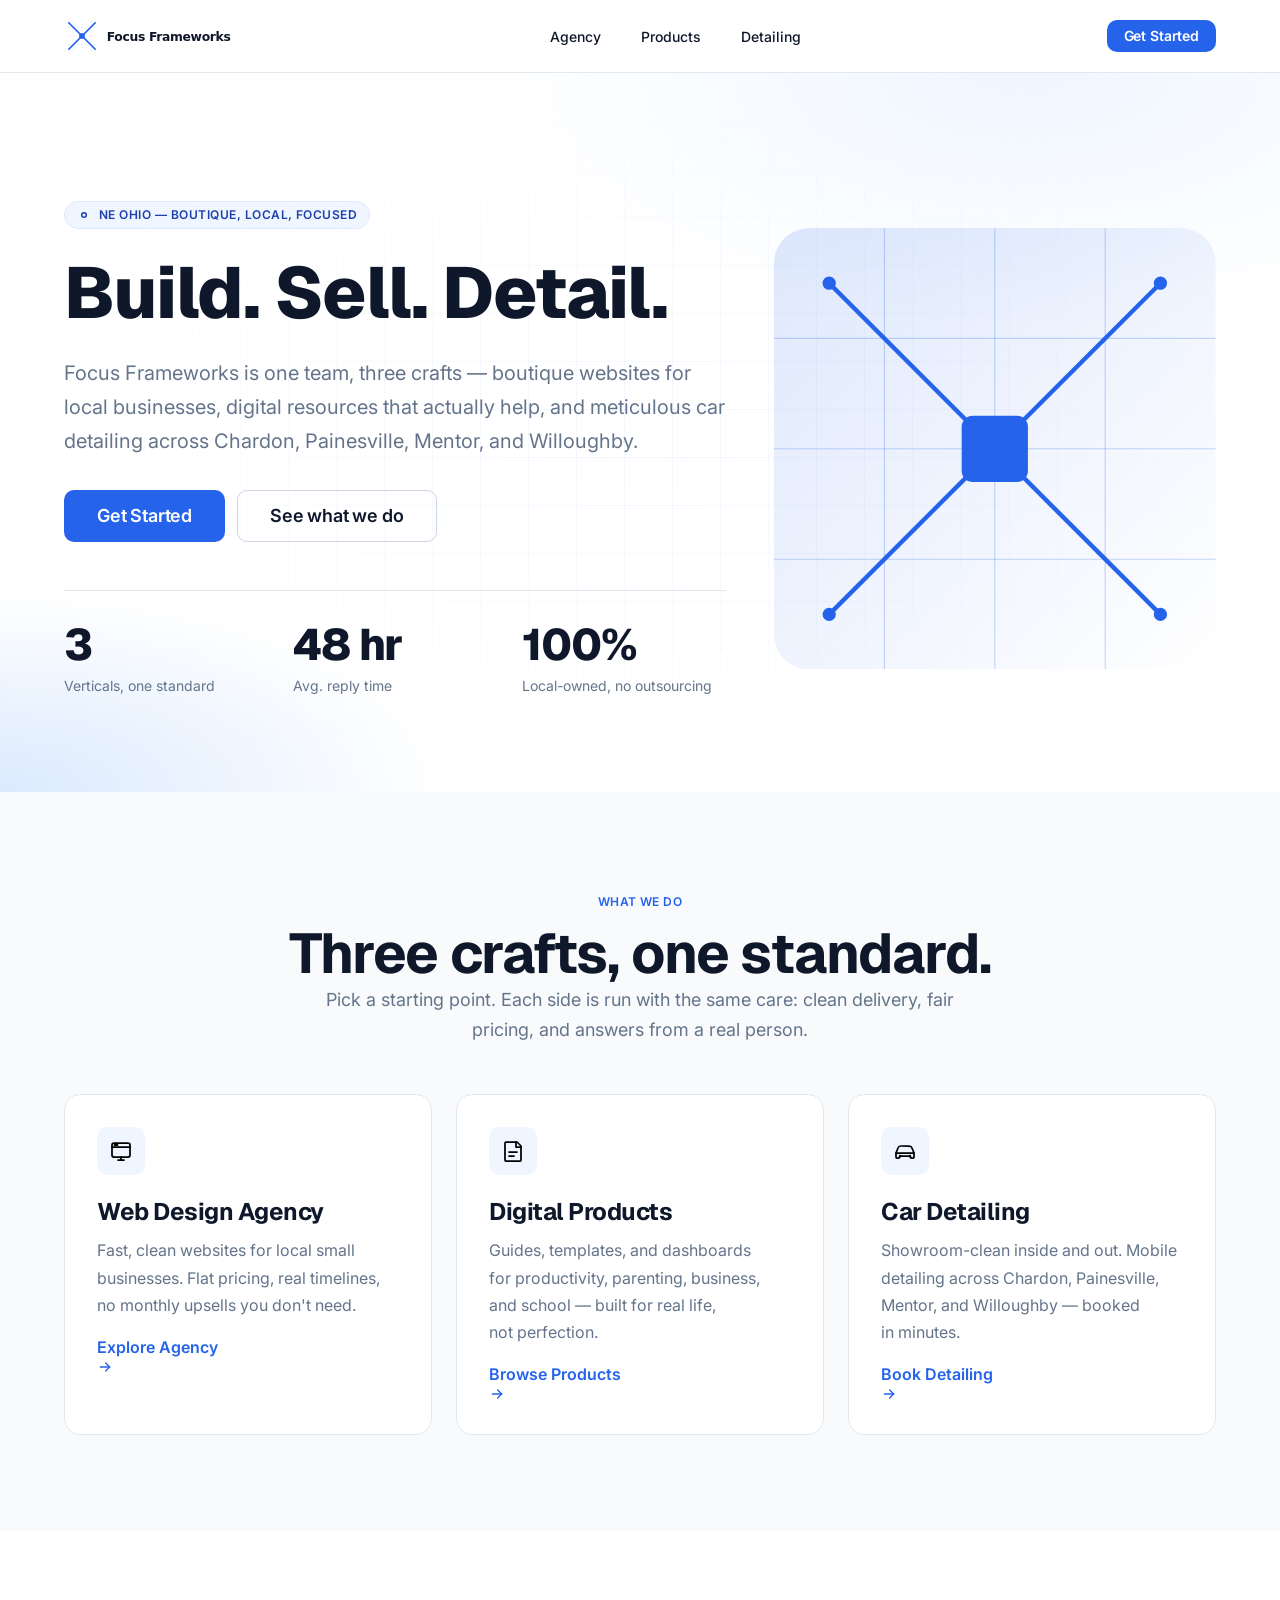
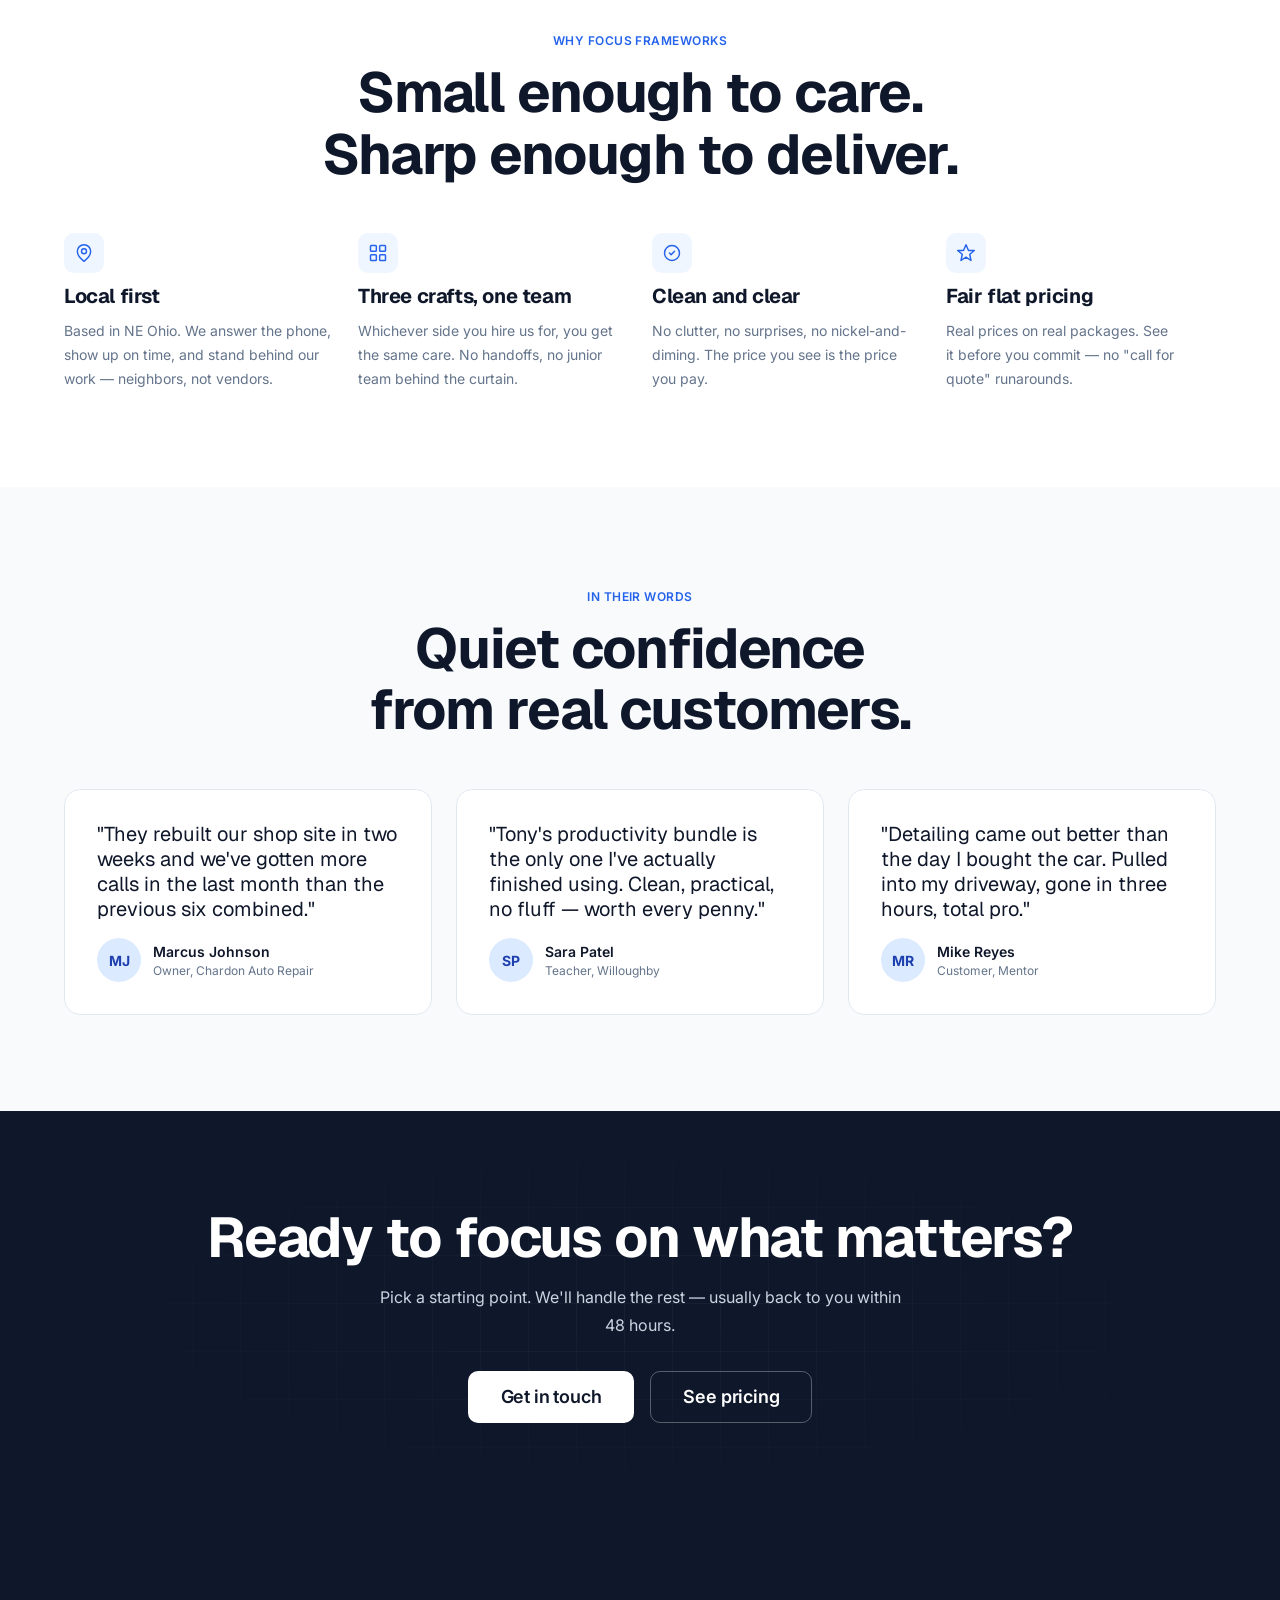
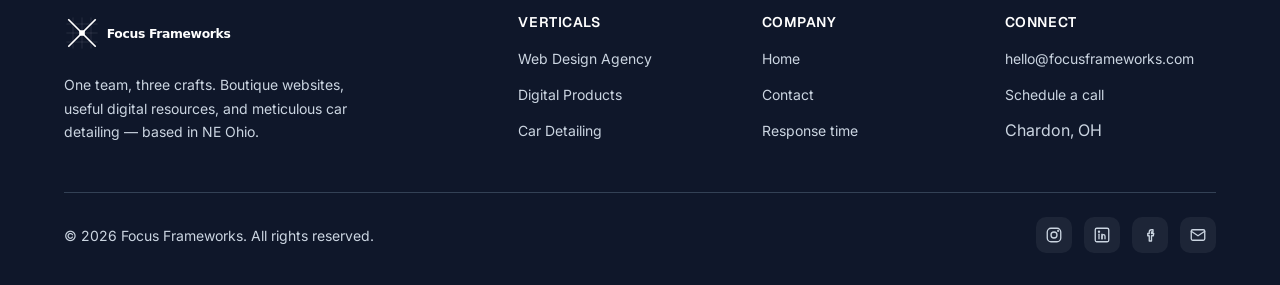
<file: src/pages/index.html>
<!DOCTYPE html>
<html lang="en">
<head>
  <meta charset="UTF-8" />
  <meta name="viewport" content="width=device-width, initial-scale=1.0" />
  <title>Focus Frameworks — Build. Sell. Detail.</title>
  <meta name="description" content="One team, three crafts. Boutique websites for local businesses, useful digital resources, and meticulous car detailing in NE Ohio." />

  <link rel="icon" type="image/svg+xml" href="/public/favicon.svg" />
  <link rel="canonical" href="https://focusframeworks.com/" />

  <meta property="og:title" content="Focus Frameworks — Build. Sell. Detail." />
  <meta property="og:description" content="Boutique websites, useful digital resources, and meticulous car detailing — based in NE Ohio." />
  <meta property="og:type" content="website" />
  <meta property="og:url" content="https://focusframeworks.com/" />
  <meta property="og:image" content="https://focusframeworks.com/public/assets/icons/wordmark.svg" />
  <meta name="twitter:card" content="summary_large_image" />

  <link rel="preconnect" href="https://fonts.googleapis.com" />
  <link rel="preconnect" href="https://fonts.gstatic.com" crossorigin />
  <link rel="stylesheet" href="https://fonts.googleapis.com/css2?family=Inter:wght@400;500;600;700&family=Geist:wght@500;600;700;800&display=swap" />

  <link rel="stylesheet" href="/src/styles/tokens.css" />
  <link rel="stylesheet" href="/src/styles/reset.css" />
  <link rel="stylesheet" href="/src/styles/global.css" />
  <link rel="stylesheet" href="/src/styles/components.css" />

  <style>
    /* Hero-specific layout */
    .hero-grid {
      display: grid;
      grid-template-columns: 1.2fr 0.8fr;
      gap: var(--space-7);
      align-items: center;
    }
    @media (max-width: 960px) {
      .hero-grid { grid-template-columns: 1fr; }
      .hero-visual { display: none; }
    }
    .hero-visual {
      position: relative;
      aspect-ratio: 1 / 1;
    }
    .hero-visual svg {
      width: 100%;
      height: 100%;
    }

    /* Vertical card icon color variations */
    .card .card-icon { transition: transform var(--transition-base); }
    .card:hover .card-icon { transform: scale(1.05); }

    /* Why FF feature card — simpler than service card */
    .feature {
      display: flex;
      flex-direction: column;
      gap: var(--space-3);
    }
    .feature-icon {
      display: inline-flex;
      align-items: center;
      justify-content: center;
      width: 40px;
      height: 40px;
      border-radius: var(--radius-md);
      background: var(--color-primary-50);
      color: var(--color-primary);
    }
    .feature h3 {
      font-size: var(--font-size-lg);
      margin-bottom: 0;
    }
    .feature p { font-size: var(--font-size-sm); }

    /* Stats strip */
    .stats {
      display: grid;
      grid-template-columns: repeat(3, 1fr);
      gap: var(--space-5);
      margin-top: var(--space-7);
      padding-top: var(--space-6);
      border-top: 1px solid var(--color-border);
    }
    @media (max-width: 600px) {
      .stats { grid-template-columns: 1fr 1fr; }
      .stats > :last-child { grid-column: span 2; }
    }
    .stat-value {
      font-family: var(--font-display);
      font-size: var(--font-size-3xl);
      font-weight: var(--font-weight-black);
      color: var(--color-text);
      letter-spacing: var(--letter-spacing-tight);
      line-height: 1;
      margin-bottom: var(--space-2);
    }
    .stat-label {
      font-size: var(--font-size-sm);
      color: var(--color-text-muted);
    }

    /* Nav slot reserves height to avoid layout shift while loading */
    [data-slot="nav"] { min-height: var(--nav-height); }
  </style>

  <script type="application/ld+json">
  {
    "@context": "https://schema.org",
    "@type": "LocalBusiness",
    "name": "Focus Frameworks",
    "description": "Multi-vertical brand: web design agency, digital products, and car detailing in NE Ohio.",
    "url": "https://focusframeworks.com/",
    "logo": "https://focusframeworks.com/public/assets/icons/wordmark.svg",
    "image": "https://focusframeworks.com/public/assets/icons/wordmark.svg",
    "email": "hello@focusframeworks.com",
    "areaServed": [
      { "@type": "City", "name": "Chardon" },
      { "@type": "City", "name": "Painesville" },
      { "@type": "City", "name": "Mentor" },
      { "@type": "City", "name": "Willoughby" }
    ],
    "address": {
      "@type": "PostalAddress",
      "addressRegion": "OH",
      "addressCountry": "US"
    },
    "makesOffer": [
      { "@type": "Offer", "name": "Web Design Agency", "url": "https://focusframeworks.com/agency" },
      { "@type": "Offer", "name": "Digital Products", "url": "https://focusframeworks.com/products" },
      { "@type": "Offer", "name": "Car Detailing", "url": "https://focusframeworks.com/detailing" }
    ]
  }
  </script>
</head>
<body>
  <a class="skip-to-content" href="#main">Skip to content</a>

  <div data-slot="nav"></div>

  <main id="main">
    <!-- ============ HERO ============ -->
    <section class="hero">
      <div class="hero-bg" aria-hidden="true"></div>
      <div class="container">
        <div class="hero-grid">
          <div>
            <span class="hero-eyebrow">
              <svg xmlns="http://www.w3.org/2000/svg" viewBox="0 0 24 24" width="14" height="14" fill="none" stroke="currentColor" stroke-width="2.5" stroke-linecap="round" aria-hidden="true"><circle cx="12" cy="12" r="4"></circle></svg>
              NE Ohio — Boutique, Local, Focused
            </span>
            <h1>Build. Sell. Detail.</h1>
            <p class="lead">Focus Frameworks is one team, three crafts — boutique websites for local businesses, digital resources that actually help, and meticulous car detailing across Chardon, Painesville, Mentor, and Willoughby.</p>
            <div class="hero-ctas">
              <a href="/contact" class="btn btn-primary btn-lg">Get Started</a>
              <a href="#verticals" class="btn btn-ghost btn-lg">See what we do</a>
            </div>

            <div class="stats">
              <div>
                <div class="stat-value">3</div>
                <div class="stat-label">Verticals, one standard</div>
              </div>
              <div>
                <div class="stat-value">48&nbsp;hr</div>
                <div class="stat-label">Avg. reply time</div>
              </div>
              <div>
                <div class="stat-value">100%</div>
                <div class="stat-label">Local-owned, no outsourcing</div>
              </div>
            </div>
          </div>

          <div class="hero-visual" aria-hidden="true">
            <svg xmlns="http://www.w3.org/2000/svg" viewBox="0 0 400 400">
              <defs>
                <linearGradient id="hg" x1="0" y1="0" x2="1" y2="1">
                  <stop offset="0%" stop-color="#2563EB" stop-opacity="0.15" />
                  <stop offset="100%" stop-color="#2563EB" stop-opacity="0" />
                </linearGradient>
              </defs>
              <rect width="400" height="400" rx="32" fill="url(#hg)" />
              <g stroke="#2563EB" stroke-opacity="0.25" stroke-width="1">
                <line x1="100" y1="0" x2="100" y2="400" />
                <line x1="200" y1="0" x2="200" y2="400" />
                <line x1="300" y1="0" x2="300" y2="400" />
                <line x1="0" y1="100" x2="400" y2="100" />
                <line x1="0" y1="200" x2="400" y2="200" />
                <line x1="0" y1="300" x2="400" y2="300" />
              </g>
              <g stroke="#2563EB" stroke-width="4" stroke-linecap="round" fill="none">
                <line x1="50" y1="50" x2="180" y2="180" />
                <line x1="350" y1="50" x2="220" y2="180" />
                <line x1="50" y1="350" x2="180" y2="220" />
                <line x1="350" y1="350" x2="220" y2="220" />
              </g>
              <rect x="170" y="170" width="60" height="60" rx="10" fill="#2563EB" />
              <circle cx="50" cy="50" r="6" fill="#2563EB" />
              <circle cx="350" cy="50" r="6" fill="#2563EB" />
              <circle cx="50" cy="350" r="6" fill="#2563EB" />
              <circle cx="350" cy="350" r="6" fill="#2563EB" />
            </svg>
          </div>
        </div>
      </div>
    </section>

    <!-- ============ THREE VERTICALS ============ -->
    <section class="section section-alt" id="verticals">
      <div class="container">
        <header class="section-header">
          <span class="eyebrow">What we do</span>
          <h2>Three crafts, one standard.</h2>
          <p class="lead" style="margin-inline:auto;">Pick a starting point. Each side is run with the same care: clean delivery, fair pricing, and answers from a real person.</p>
        </header>

        <div class="grid-3">
          <a class="card card-link reveal" href="/agency">
            <span class="card-icon" aria-hidden="true">
              <img src="/public/assets/icons/icon-agency.svg" alt="" width="24" height="24" />
            </span>
            <h3>Web Design Agency</h3>
            <p>Fast, clean websites for local small businesses. Flat pricing, real timelines, no monthly upsells you don't need.</p>
            <span class="btn-link">Explore Agency <svg class="arrow" xmlns="http://www.w3.org/2000/svg" viewBox="0 0 24 24" width="16" height="16" fill="none" stroke="currentColor" stroke-width="2" stroke-linecap="round" stroke-linejoin="round" aria-hidden="true"><line x1="5" y1="12" x2="19" y2="12"></line><polyline points="13 6 19 12 13 18"></polyline></svg></span>
          </a>

          <a class="card card-link reveal" href="/products">
            <span class="card-icon" aria-hidden="true">
              <img src="/public/assets/icons/icon-digital.svg" alt="" width="24" height="24" />
            </span>
            <h3>Digital Products</h3>
            <p>Guides, templates, and dashboards for productivity, parenting, business, and school — built for real life, not perfection.</p>
            <span class="btn-link">Browse Products <svg class="arrow" xmlns="http://www.w3.org/2000/svg" viewBox="0 0 24 24" width="16" height="16" fill="none" stroke="currentColor" stroke-width="2" stroke-linecap="round" stroke-linejoin="round" aria-hidden="true"><line x1="5" y1="12" x2="19" y2="12"></line><polyline points="13 6 19 12 13 18"></polyline></svg></span>
          </a>

          <a class="card card-link reveal" href="/detailing">
            <span class="card-icon" aria-hidden="true">
              <img src="/public/assets/icons/icon-detailing.svg" alt="" width="24" height="24" />
            </span>
            <h3>Car Detailing</h3>
            <p>Showroom-clean inside and out. Mobile detailing across Chardon, Painesville, Mentor, and Willoughby — booked in minutes.</p>
            <span class="btn-link">Book Detailing <svg class="arrow" xmlns="http://www.w3.org/2000/svg" viewBox="0 0 24 24" width="16" height="16" fill="none" stroke="currentColor" stroke-width="2" stroke-linecap="round" stroke-linejoin="round" aria-hidden="true"><line x1="5" y1="12" x2="19" y2="12"></line><polyline points="13 6 19 12 13 18"></polyline></svg></span>
          </a>
        </div>
      </div>
    </section>

    <!-- ============ WHY FOCUS FRAMEWORKS ============ -->
    <section class="section">
      <div class="container">
        <header class="section-header">
          <span class="eyebrow">Why Focus Frameworks</span>
          <h2>Small enough to care. Sharp enough to deliver.</h2>
        </header>

        <div class="grid-4">
          <div class="feature reveal">
            <span class="feature-icon" aria-hidden="true">
              <svg xmlns="http://www.w3.org/2000/svg" viewBox="0 0 24 24" width="20" height="20" fill="none" stroke="currentColor" stroke-width="1.75" stroke-linecap="round" stroke-linejoin="round"><path d="M20 10c0 6-8 12-8 12s-8-6-8-12a8 8 0 0 1 16 0z"></path><circle cx="12" cy="10" r="3"></circle></svg>
            </span>
            <h3>Local first</h3>
            <p>Based in NE Ohio. We answer the phone, show up on time, and stand behind our work — neighbors, not vendors.</p>
          </div>

          <div class="feature reveal">
            <span class="feature-icon" aria-hidden="true">
              <svg xmlns="http://www.w3.org/2000/svg" viewBox="0 0 24 24" width="20" height="20" fill="none" stroke="currentColor" stroke-width="1.75" stroke-linecap="round" stroke-linejoin="round"><rect x="3" y="3" width="7" height="7" rx="1"></rect><rect x="14" y="3" width="7" height="7" rx="1"></rect><rect x="3" y="14" width="7" height="7" rx="1"></rect><rect x="14" y="14" width="7" height="7" rx="1"></rect></svg>
            </span>
            <h3>Three crafts, one team</h3>
            <p>Whichever side you hire us for, you get the same care. No handoffs, no junior team behind the curtain.</p>
          </div>

          <div class="feature reveal">
            <span class="feature-icon" aria-hidden="true">
              <svg xmlns="http://www.w3.org/2000/svg" viewBox="0 0 24 24" width="20" height="20" fill="none" stroke="currentColor" stroke-width="1.75" stroke-linecap="round" stroke-linejoin="round"><circle cx="12" cy="12" r="9"></circle><path d="M9 12l2 2 4-4"></path></svg>
            </span>
            <h3>Clean and clear</h3>
            <p>No clutter, no surprises, no nickel-and-diming. The price you see is the price you pay.</p>
          </div>

          <div class="feature reveal">
            <span class="feature-icon" aria-hidden="true">
              <svg xmlns="http://www.w3.org/2000/svg" viewBox="0 0 24 24" width="20" height="20" fill="none" stroke="currentColor" stroke-width="1.75" stroke-linecap="round" stroke-linejoin="round"><path d="M12 2l3 7h7l-5.5 4.5L18 21l-6-4-6 4 1.5-7.5L2 9h7z"></path></svg>
            </span>
            <h3>Fair flat pricing</h3>
            <p>Real prices on real packages. See it before you commit — no "call for quote" runarounds.</p>
          </div>
        </div>
      </div>
    </section>

    <!-- ============ TESTIMONIALS ============ -->
    <section class="section section-alt">
      <div class="container">
        <header class="section-header">
          <span class="eyebrow">In their words</span>
          <h2>Quiet confidence from real customers.</h2>
        </header>

        <div class="grid-3">
          <article class="testimonial reveal">
            <p class="testimonial-quote">"They rebuilt our shop site in two weeks and we've gotten more calls in the last month than the previous six combined."</p>
            <div class="testimonial-author">
              <span class="testimonial-avatar" aria-hidden="true">MJ</span>
              <div class="testimonial-meta">
                <span class="name">Marcus Johnson</span>
                <span class="role">Owner, Chardon Auto Repair</span>
              </div>
            </div>
          </article>

          <article class="testimonial reveal">
            <p class="testimonial-quote">"Tony's productivity bundle is the only one I've actually finished using. Clean, practical, no fluff — worth every penny."</p>
            <div class="testimonial-author">
              <span class="testimonial-avatar" aria-hidden="true">SP</span>
              <div class="testimonial-meta">
                <span class="name">Sara Patel</span>
                <span class="role">Teacher, Willoughby</span>
              </div>
            </div>
          </article>

          <article class="testimonial reveal">
            <p class="testimonial-quote">"Detailing came out better than the day I bought the car. Pulled into my driveway, gone in three hours, total pro."</p>
            <div class="testimonial-author">
              <span class="testimonial-avatar" aria-hidden="true">MR</span>
              <div class="testimonial-meta">
                <span class="name">Mike Reyes</span>
                <span class="role">Customer, Mentor</span>
              </div>
            </div>
          </article>
        </div>
      </div>
    </section>

    <!-- ============ CTA BANNER ============ -->
    <section class="cta-banner">
      <div class="container">
        <h2>Ready to focus on what matters?</h2>
        <p>Pick a starting point. We'll handle the rest — usually back to you within 48 hours.</p>
        <div class="cluster" style="justify-content:center;">
          <a href="/contact" class="btn btn-light btn-lg">Get in touch</a>
          <a href="/agency" class="btn btn-ghost-inverse btn-lg">See pricing</a>
        </div>
      </div>
    </section>
  </main>

  <div data-slot="footer"></div>

  <script type="module" src="/src/scripts/main.js"></script>
</body>
</html>
</file>
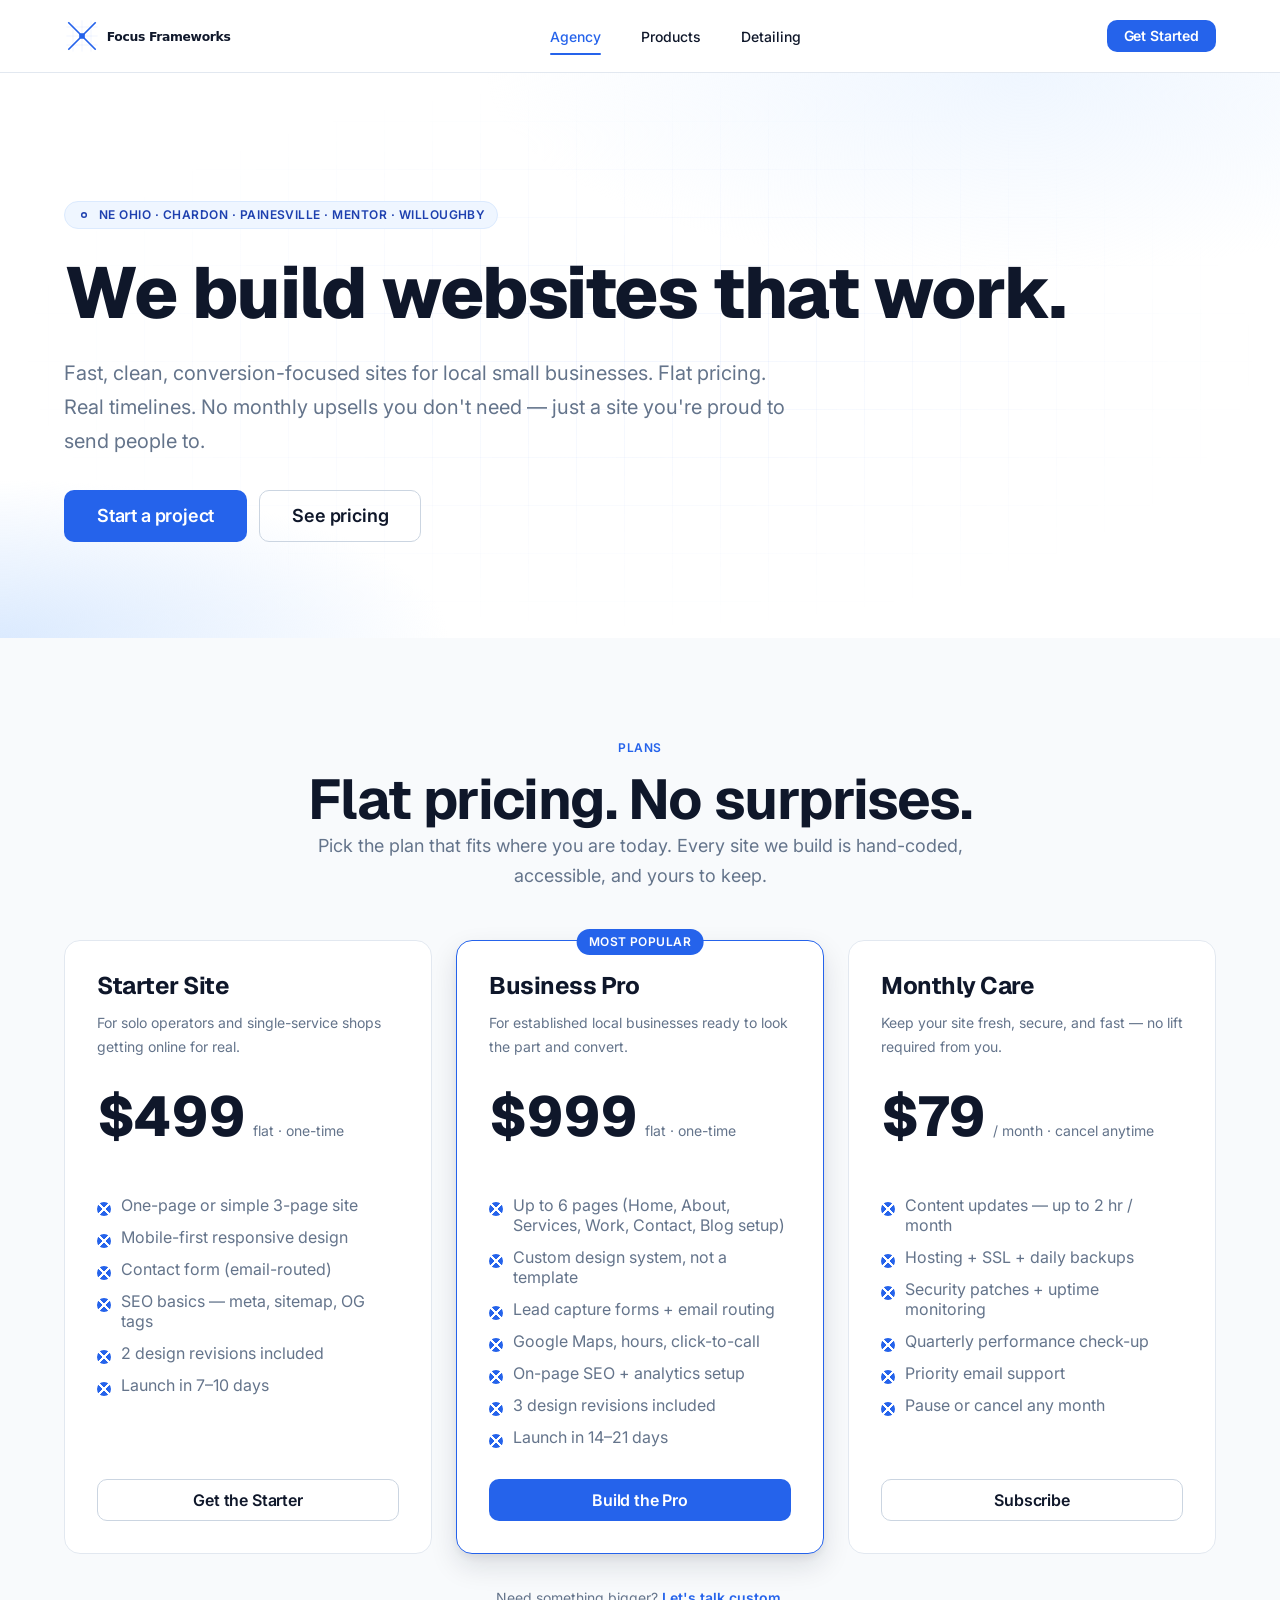
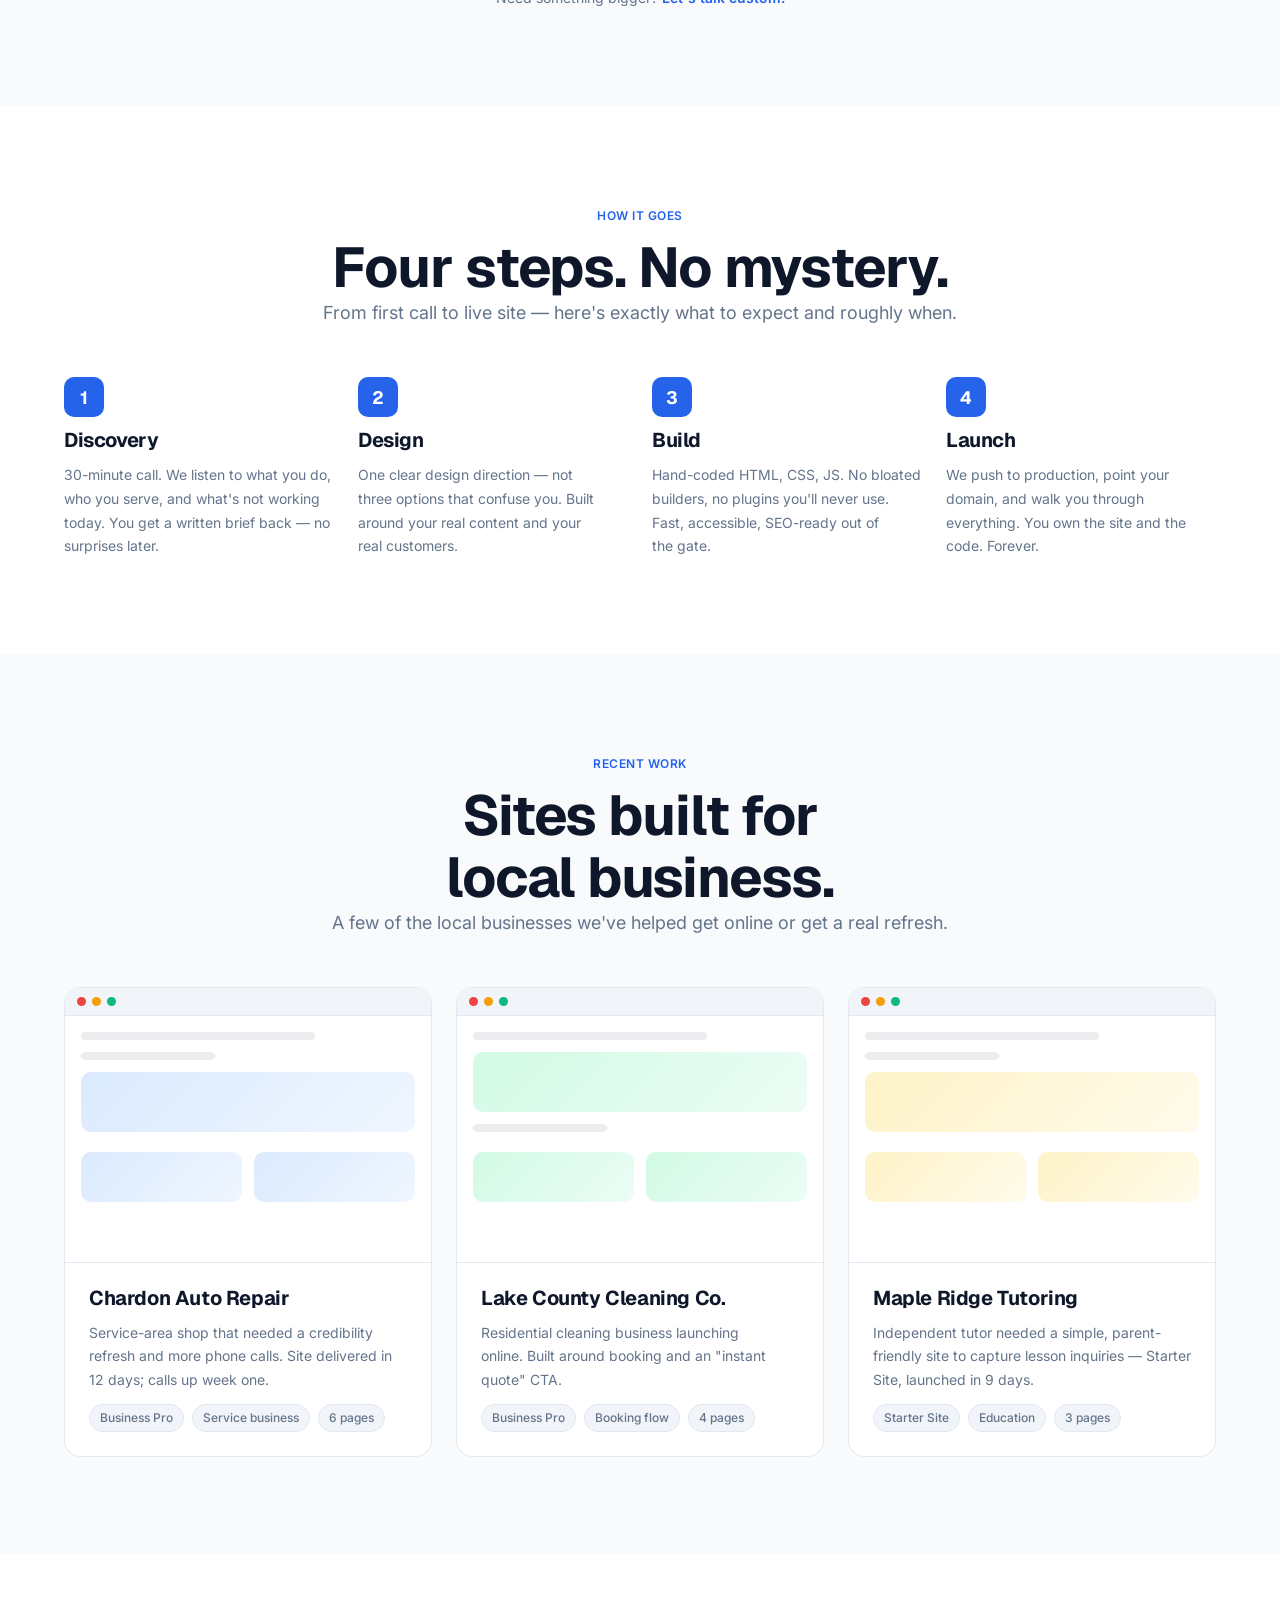
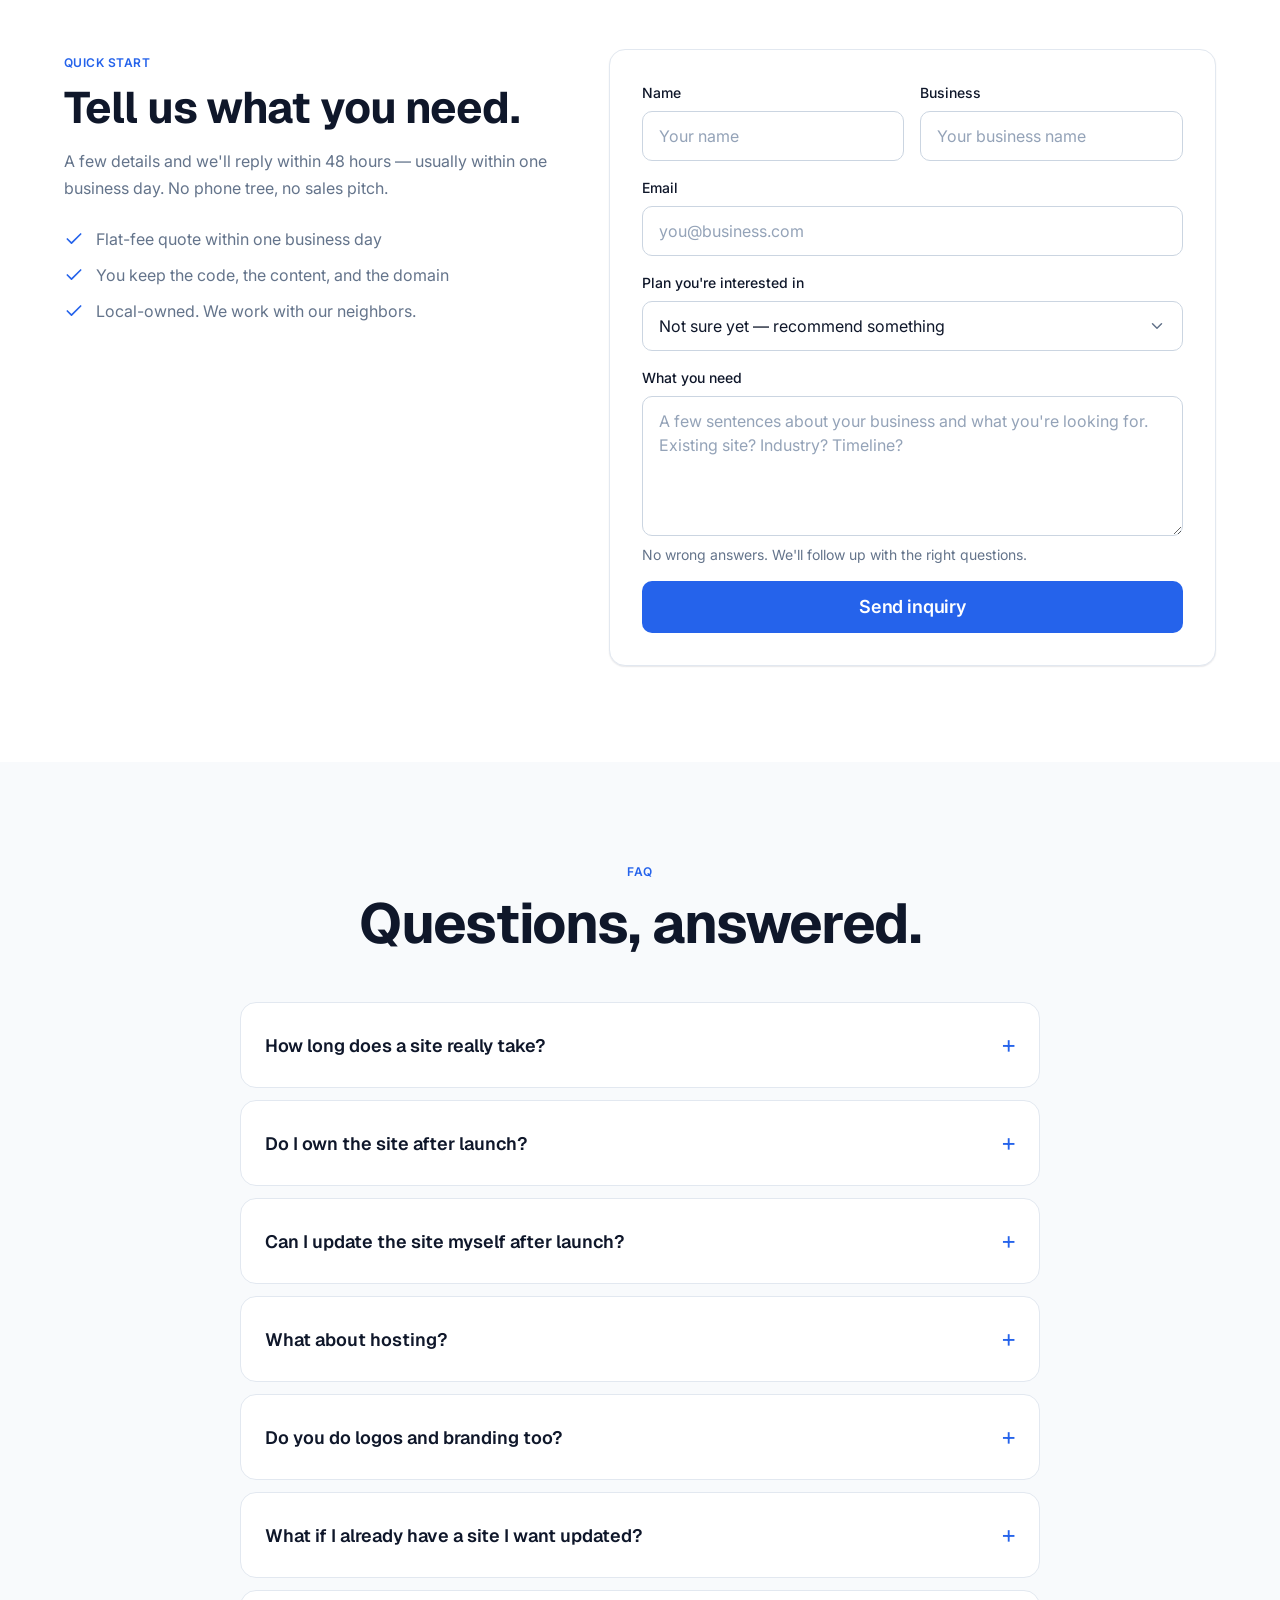
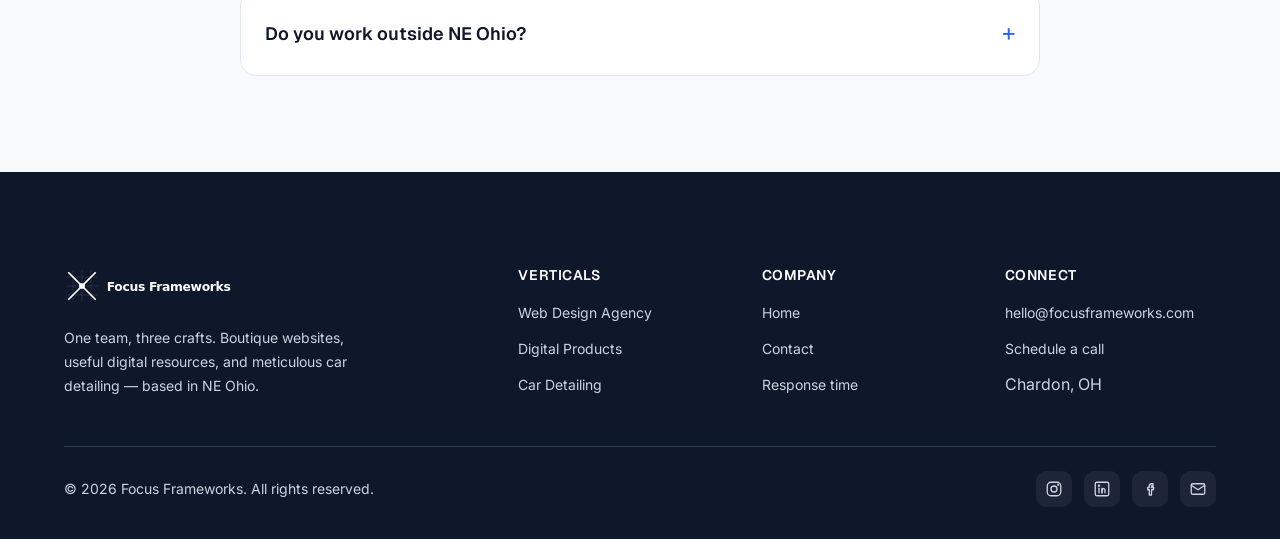
<file: src/pages/agency.html>
<!DOCTYPE html>
<html lang="en">
<head>
  <meta charset="UTF-8" />
  <meta name="viewport" content="width=device-width, initial-scale=1.0" />
  <title>Web Design Agency — Focus Frameworks</title>
  <meta name="description" content="Fast, clean websites for local small businesses in NE Ohio. Flat pricing — Starter Site $499, Business Pro $999, Monthly Care $79/mo. Chardon, Painesville, Mentor, Willoughby." />

  <link rel="icon" type="image/svg+xml" href="/public/favicon.svg" />
  <link rel="canonical" href="https://focusframeworks.com/agency" />

  <meta property="og:title" content="Web Design Agency — Focus Frameworks" />
  <meta property="og:description" content="Fast, clean websites for local small businesses in NE Ohio. Flat pricing. Real timelines. No upsells." />
  <meta property="og:type" content="website" />
  <meta property="og:url" content="https://focusframeworks.com/agency" />
  <meta property="og:image" content="https://focusframeworks.com/public/assets/icons/wordmark.svg" />
  <meta name="twitter:card" content="summary_large_image" />

  <link rel="preconnect" href="https://fonts.googleapis.com" />
  <link rel="preconnect" href="https://fonts.gstatic.com" crossorigin />
  <link rel="stylesheet" href="https://fonts.googleapis.com/css2?family=Inter:wght@400;500;600;700&family=Geist:wght@500;600;700;800&display=swap" />

  <link rel="stylesheet" href="/src/styles/tokens.css" />
  <link rel="stylesheet" href="/src/styles/reset.css" />
  <link rel="stylesheet" href="/src/styles/global.css" />
  <link rel="stylesheet" href="/src/styles/components.css" />

  <style>
    [data-slot="nav"] { min-height: var(--nav-height); }

    /* Portfolio mockup card */
    .work-card {
      background: var(--color-surface);
      border: 1px solid var(--color-border);
      border-radius: var(--radius-lg);
      overflow: hidden;
      transition: transform var(--transition-base), box-shadow var(--transition-base);
    }
    .work-card:hover {
      transform: translateY(-2px);
      box-shadow: var(--shadow-lg);
    }
    .work-mock {
      aspect-ratio: 4 / 3;
      position: relative;
      overflow: hidden;
      border-bottom: 1px solid var(--color-border);
    }
    .work-mock .chrome {
      height: 28px;
      background: var(--color-neutral-100);
      border-bottom: 1px solid var(--color-border);
      display: flex;
      align-items: center;
      padding-inline: var(--space-3);
      gap: 6px;
    }
    .work-mock .dot {
      width: 9px;
      height: 9px;
      border-radius: var(--radius-full);
    }
    .work-mock .body {
      position: absolute;
      inset: 28px 0 0 0;
      padding: var(--space-4);
      display: flex;
      flex-direction: column;
      gap: var(--space-3);
    }
    .work-mock .bar {
      height: 8px;
      border-radius: var(--radius-full);
      background: rgba(15, 23, 42, 0.08);
    }
    .work-mock .bar.wide { width: 70%; }
    .work-mock .bar.short { width: 40%; }
    .work-mock .bar.tall { height: 60px; border-radius: var(--radius-md); }
    .work-mock .grid {
      display: grid;
      grid-template-columns: 1fr 1fr;
      gap: var(--space-3);
      margin-top: var(--space-2);
    }
    .work-mock .tile {
      height: 50px;
      border-radius: var(--radius-md);
    }
    /* Mockup color variants */
    .work-mock--auto .bar.tall,
    .work-mock--auto .tile { background: linear-gradient(135deg, var(--color-primary-100), var(--color-primary-50)); }
    .work-mock--auto .body { background: var(--color-white); }

    .work-mock--clean .bar.tall,
    .work-mock--clean .tile { background: linear-gradient(135deg, #D1FAE5, #ECFDF5); }
    .work-mock--clean .body { background: var(--color-white); }

    .work-mock--tutor .bar.tall,
    .work-mock--tutor .tile { background: linear-gradient(135deg, #FEF3C7, #FFFBEB); }
    .work-mock--tutor .body { background: var(--color-white); }

    .work-body {
      padding: var(--space-5);
      display: flex;
      flex-direction: column;
      gap: var(--space-3);
    }
    .work-body h3 { font-size: var(--font-size-lg); }
    .work-tags {
      display: flex;
      flex-wrap: wrap;
      gap: var(--space-2);
    }
    .work-tag {
      font-size: var(--font-size-xs);
      font-weight: var(--font-weight-medium);
      color: var(--color-text-muted);
      padding: 4px 10px;
      border-radius: var(--radius-full);
      background: var(--color-surface-alt);
      border: 1px solid var(--color-border);
    }

    /* Lead form layout */
    .lead-section {
      display: grid;
      grid-template-columns: 0.9fr 1.1fr;
      gap: var(--space-7);
      align-items: start;
    }
    @media (max-width: 880px) {
      .lead-section { grid-template-columns: 1fr; }
    }
    .lead-form-wrap {
      background: var(--color-surface);
      border: 1px solid var(--color-border);
      border-radius: var(--radius-lg);
      padding: var(--space-6);
      box-shadow: var(--shadow-sm);
    }

    /* Lighter card variation for pricing without "most popular" */
    .pricing-grid {
      display: grid;
      grid-template-columns: repeat(3, 1fr);
      gap: var(--space-5);
      align-items: stretch;
      margin-top: var(--space-5);
    }
    @media (max-width: 960px) {
      .pricing-grid { grid-template-columns: 1fr; max-width: 480px; margin-inline: auto; }
    }

    /* Subtle hero variant for inner pages */
    .hero--inner h1 { max-width: 22ch; }
  </style>
</head>
<body>
  <a class="skip-to-content" href="#main">Skip to content</a>

  <div data-slot="nav"></div>

  <main id="main">
    <!-- ============ HERO ============ -->
    <section class="hero hero--inner">
      <div class="hero-bg" aria-hidden="true"></div>
      <div class="container">
        <span class="hero-eyebrow">
          <svg xmlns="http://www.w3.org/2000/svg" viewBox="0 0 24 24" width="14" height="14" fill="none" stroke="currentColor" stroke-width="2.5" stroke-linecap="round" aria-hidden="true"><circle cx="12" cy="12" r="4"></circle></svg>
          NE Ohio · Chardon · Painesville · Mentor · Willoughby
        </span>
        <h1>We build websites that work.</h1>
        <p class="lead">Fast, clean, conversion-focused sites for local small businesses. Flat pricing. Real timelines. No monthly upsells you don't need — just a site you're proud to send people to.</p>
        <div class="hero-ctas">
          <a href="#start" class="btn btn-primary btn-lg">Start a project</a>
          <a href="#pricing" class="btn btn-ghost btn-lg">See pricing</a>
        </div>
      </div>
    </section>

    <!-- ============ PRICING ============ -->
    <section class="section section-alt" id="pricing">
      <div class="container">
        <header class="section-header">
          <span class="eyebrow">Plans</span>
          <h2>Flat pricing. No surprises.</h2>
          <p class="lead" style="margin-inline:auto;">Pick the plan that fits where you are today. Every site we build is hand-coded, accessible, and yours to keep.</p>
        </header>

        <div class="pricing-grid">
          <!-- Starter -->
          <article class="card card-price reveal">
            <header>
              <h3>Starter Site</h3>
              <p style="margin-top: var(--space-2); font-size: var(--font-size-sm);">For solo operators and single-service shops getting online for real.</p>
              <div class="price">
                <span class="amount">$499</span>
                <span class="term">flat · one-time</span>
              </div>
            </header>
            <ul role="list">
              <li>One-page or simple 3-page site</li>
              <li>Mobile-first responsive design</li>
              <li>Contact form (email-routed)</li>
              <li>SEO basics — meta, sitemap, OG tags</li>
              <li>2 design revisions included</li>
              <li>Launch in 7–10 days</li>
            </ul>
            <a href="#start" class="btn btn-ghost btn-block" data-plan="starter">Get the Starter</a>
          </article>

          <!-- Business Pro (featured) -->
          <article class="card card-price is-featured reveal">
            <header>
              <h3>Business Pro</h3>
              <p style="margin-top: var(--space-2); font-size: var(--font-size-sm);">For established local businesses ready to look the part and convert.</p>
              <div class="price">
                <span class="amount">$999</span>
                <span class="term">flat · one-time</span>
              </div>
            </header>
            <ul role="list">
              <li>Up to 6 pages (Home, About, Services, Work, Contact, Blog setup)</li>
              <li>Custom design system, not a template</li>
              <li>Lead capture forms + email routing</li>
              <li>Google Maps, hours, click-to-call</li>
              <li>On-page SEO + analytics setup</li>
              <li>3 design revisions included</li>
              <li>Launch in 14–21 days</li>
            </ul>
            <a href="#start" class="btn btn-primary btn-block" data-plan="business-pro">Build the Pro</a>
          </article>

          <!-- Monthly Care -->
          <article class="card card-price reveal">
            <header>
              <h3>Monthly Care</h3>
              <p style="margin-top: var(--space-2); font-size: var(--font-size-sm);">Keep your site fresh, secure, and fast — no lift required from you.</p>
              <div class="price">
                <span class="amount">$79</span>
                <span class="term">/ month · cancel anytime</span>
              </div>
            </header>
            <ul role="list">
              <li>Content updates — up to 2 hr / month</li>
              <li>Hosting + SSL + daily backups</li>
              <li>Security patches + uptime monitoring</li>
              <li>Quarterly performance check-up</li>
              <li>Priority email support</li>
              <li>Pause or cancel any month</li>
            </ul>
            <a href="#start" class="btn btn-ghost btn-block" data-plan="care">Subscribe</a>
          </article>
        </div>

        <p class="text-center text-muted" style="margin-top: var(--space-6); font-size: var(--font-size-sm);">Need something bigger? <a href="/contact" style="color: var(--color-primary); font-weight: var(--font-weight-semibold);">Let's talk custom.</a></p>
      </div>
    </section>

    <!-- ============ PROCESS ============ -->
    <section class="section">
      <div class="container">
        <header class="section-header">
          <span class="eyebrow">How it goes</span>
          <h2>Four steps. No mystery.</h2>
          <p class="lead" style="margin-inline:auto;">From first call to live site — here's exactly what to expect and roughly when.</p>
        </header>

        <div class="timeline">
          <div class="timeline-step reveal">
            <span class="step-num">1</span>
            <h4>Discovery</h4>
            <p>30-minute call. We listen to what you do, who you serve, and what's not working today. You get a written brief back — no surprises later.</p>
          </div>
          <div class="timeline-step reveal">
            <span class="step-num">2</span>
            <h4>Design</h4>
            <p>One clear design direction — not three options that confuse you. Built around your real content and your real customers.</p>
          </div>
          <div class="timeline-step reveal">
            <span class="step-num">3</span>
            <h4>Build</h4>
            <p>Hand-coded HTML, CSS, JS. No bloated builders, no plugins you'll never use. Fast, accessible, SEO-ready out of the gate.</p>
          </div>
          <div class="timeline-step reveal">
            <span class="step-num">4</span>
            <h4>Launch</h4>
            <p>We push to production, point your domain, and walk you through everything. You own the site and the code. Forever.</p>
          </div>
        </div>
      </div>
    </section>

    <!-- ============ PORTFOLIO ============ -->
    <section class="section section-alt">
      <div class="container">
        <header class="section-header">
          <span class="eyebrow">Recent work</span>
          <h2>Sites built for local business.</h2>
          <p class="lead" style="margin-inline:auto;">A few of the local businesses we've helped get online or get a real refresh.</p>
        </header>

        <div class="grid-3">
          <article class="work-card reveal">
            <div class="work-mock work-mock--auto" aria-hidden="true">
              <div class="chrome">
                <span class="dot" style="background:#EF4444"></span>
                <span class="dot" style="background:#F59E0B"></span>
                <span class="dot" style="background:#10B981"></span>
              </div>
              <div class="body">
                <div class="bar wide"></div>
                <div class="bar short"></div>
                <div class="bar tall"></div>
                <div class="grid">
                  <div class="tile"></div>
                  <div class="tile"></div>
                </div>
              </div>
            </div>
            <div class="work-body">
              <h3>Chardon Auto Repair</h3>
              <p style="font-size: var(--font-size-sm);">Service-area shop that needed a credibility refresh and more phone calls. Site delivered in 12 days; calls up week one.</p>
              <div class="work-tags">
                <span class="work-tag">Business Pro</span>
                <span class="work-tag">Service business</span>
                <span class="work-tag">6 pages</span>
              </div>
            </div>
          </article>

          <article class="work-card reveal">
            <div class="work-mock work-mock--clean" aria-hidden="true">
              <div class="chrome">
                <span class="dot" style="background:#EF4444"></span>
                <span class="dot" style="background:#F59E0B"></span>
                <span class="dot" style="background:#10B981"></span>
              </div>
              <div class="body">
                <div class="bar wide"></div>
                <div class="bar tall"></div>
                <div class="bar short"></div>
                <div class="grid">
                  <div class="tile"></div>
                  <div class="tile"></div>
                </div>
              </div>
            </div>
            <div class="work-body">
              <h3>Lake County Cleaning Co.</h3>
              <p style="font-size: var(--font-size-sm);">Residential cleaning business launching online. Built around booking and an "instant quote" CTA.</p>
              <div class="work-tags">
                <span class="work-tag">Business Pro</span>
                <span class="work-tag">Booking flow</span>
                <span class="work-tag">4 pages</span>
              </div>
            </div>
          </article>

          <article class="work-card reveal">
            <div class="work-mock work-mock--tutor" aria-hidden="true">
              <div class="chrome">
                <span class="dot" style="background:#EF4444"></span>
                <span class="dot" style="background:#F59E0B"></span>
                <span class="dot" style="background:#10B981"></span>
              </div>
              <div class="body">
                <div class="bar wide"></div>
                <div class="bar short"></div>
                <div class="bar tall"></div>
                <div class="grid">
                  <div class="tile"></div>
                  <div class="tile"></div>
                </div>
              </div>
            </div>
            <div class="work-body">
              <h3>Maple Ridge Tutoring</h3>
              <p style="font-size: var(--font-size-sm);">Independent tutor needed a simple, parent-friendly site to capture lesson inquiries — Starter Site, launched in 9 days.</p>
              <div class="work-tags">
                <span class="work-tag">Starter Site</span>
                <span class="work-tag">Education</span>
                <span class="work-tag">3 pages</span>
              </div>
            </div>
          </article>
        </div>
      </div>
    </section>

    <!-- ============ LEAD CAPTURE ============ -->
    <section class="section" id="start">
      <div class="container">
        <div class="lead-section">
          <div>
            <span class="eyebrow">Quick start</span>
            <h2 style="font-size: var(--font-size-3xl); margin-bottom: var(--space-4);">Tell us what you need.</h2>
            <p>A few details and we'll reply within 48 hours — usually within one business day. No phone tree, no sales pitch.</p>
            <ul role="list" class="stack-3" style="margin-top: var(--space-5); list-style: none;">
              <li style="display:flex; align-items:flex-start; gap: var(--space-3); color: var(--color-text-muted);">
                <svg xmlns="http://www.w3.org/2000/svg" viewBox="0 0 24 24" width="20" height="20" fill="none" stroke="currentColor" stroke-width="2" stroke-linecap="round" stroke-linejoin="round" style="color: var(--color-primary); flex-shrink:0; margin-top: 2px;" aria-hidden="true"><polyline points="20 6 9 17 4 12"></polyline></svg>
                <span>Flat-fee quote within one business day</span>
              </li>
              <li style="display:flex; align-items:flex-start; gap: var(--space-3); color: var(--color-text-muted);">
                <svg xmlns="http://www.w3.org/2000/svg" viewBox="0 0 24 24" width="20" height="20" fill="none" stroke="currentColor" stroke-width="2" stroke-linecap="round" stroke-linejoin="round" style="color: var(--color-primary); flex-shrink:0; margin-top: 2px;" aria-hidden="true"><polyline points="20 6 9 17 4 12"></polyline></svg>
                <span>You keep the code, the content, and the domain</span>
              </li>
              <li style="display:flex; align-items:flex-start; gap: var(--space-3); color: var(--color-text-muted);">
                <svg xmlns="http://www.w3.org/2000/svg" viewBox="0 0 24 24" width="20" height="20" fill="none" stroke="currentColor" stroke-width="2" stroke-linecap="round" stroke-linejoin="round" style="color: var(--color-primary); flex-shrink:0; margin-top: 2px;" aria-hidden="true"><polyline points="20 6 9 17 4 12"></polyline></svg>
                <span>Local-owned. We work with our neighbors.</span>
              </li>
            </ul>
          </div>

          <div class="lead-form-wrap">
            <form class="form" action="mailto:hello@focusframeworks.com?subject=Agency%20Inquiry" method="post" enctype="text/plain" aria-label="Agency project inquiry">
              <div class="form-row">
                <div class="form-field">
                  <label for="name">Name</label>
                  <input id="name" name="name" type="text" required autocomplete="name" placeholder="Your name" />
                </div>
                <div class="form-field">
                  <label for="business">Business</label>
                  <input id="business" name="business" type="text" autocomplete="organization" placeholder="Your business name" />
                </div>
              </div>

              <div class="form-field">
                <label for="email">Email</label>
                <input id="email" name="email" type="email" required autocomplete="email" placeholder="you@business.com" />
              </div>

              <div class="form-field">
                <label for="plan">Plan you're interested in</label>
                <select id="plan" name="plan">
                  <option value="not-sure">Not sure yet — recommend something</option>
                  <option value="starter">Starter Site — $499</option>
                  <option value="business-pro">Business Pro — $999</option>
                  <option value="care">Monthly Care — $79/mo</option>
                  <option value="custom">Custom / bigger project</option>
                </select>
              </div>

              <div class="form-field">
                <label for="needs">What you need</label>
                <textarea id="needs" name="needs" required placeholder="A few sentences about your business and what you're looking for. Existing site? Industry? Timeline?"></textarea>
                <span class="form-help">No wrong answers. We'll follow up with the right questions.</span>
              </div>

              <button type="submit" class="btn btn-primary btn-lg">Send inquiry</button>
            </form>
          </div>
        </div>
      </div>
    </section>

    <!-- ============ FAQ ============ -->
    <section class="section section-alt">
      <div class="container">
        <header class="section-header">
          <span class="eyebrow">FAQ</span>
          <h2>Questions, answered.</h2>
        </header>

        <div class="faq">
          <details>
            <summary>How long does a site really take?</summary>
            <p>Starter Sites typically launch in 7–10 days. Business Pro builds are 14–21 days from kickoff. We give you a firm timeline after the discovery call so you can plan around it.</p>
          </details>

          <details>
            <summary>Do I own the site after launch?</summary>
            <p>Yes — completely. Code, content, and domain are yours. We hand you the keys and you can take the site anywhere, anytime. No lock-in, ever.</p>
          </details>

          <details>
            <summary>Can I update the site myself after launch?</summary>
            <p>Absolutely. We hand off clear instructions for the common stuff (text, images, hours). For bigger changes, our Monthly Care Plan covers up to 2 hours of updates per month — or you can hire us per-project.</p>
          </details>

          <details>
            <summary>What about hosting?</summary>
            <p>You can host anywhere. We recommend (and use) Netlify — it's fast, secure, and often free for small business traffic. Monthly Care Plan customers get hosting handled for them.</p>
          </details>

          <details>
            <summary>Do you do logos and branding too?</summary>
            <p>We can. Simple logo refreshes are included in Business Pro on request. For full brand identity work, we partner with a small handful of local designers we trust and price it separately.</p>
          </details>

          <details>
            <summary>What if I already have a site I want updated?</summary>
            <p>Common situation. Send us the link in the form below and we'll tell you honestly whether a refresh or a rebuild makes more sense. Sometimes a rebuild is cheaper in the long run — we'll show you the math.</p>
          </details>

          <details>
            <summary>Do you work outside NE Ohio?</summary>
            <p>Yes, occasionally — but our roots and most of our clients are local. Local clients get priority scheduling and in-person meetings when useful.</p>
          </details>
        </div>
      </div>
    </section>
  </main>

  <div data-slot="footer"></div>

  <script type="module" src="/src/scripts/main.js"></script>
</body>
</html>
</file>
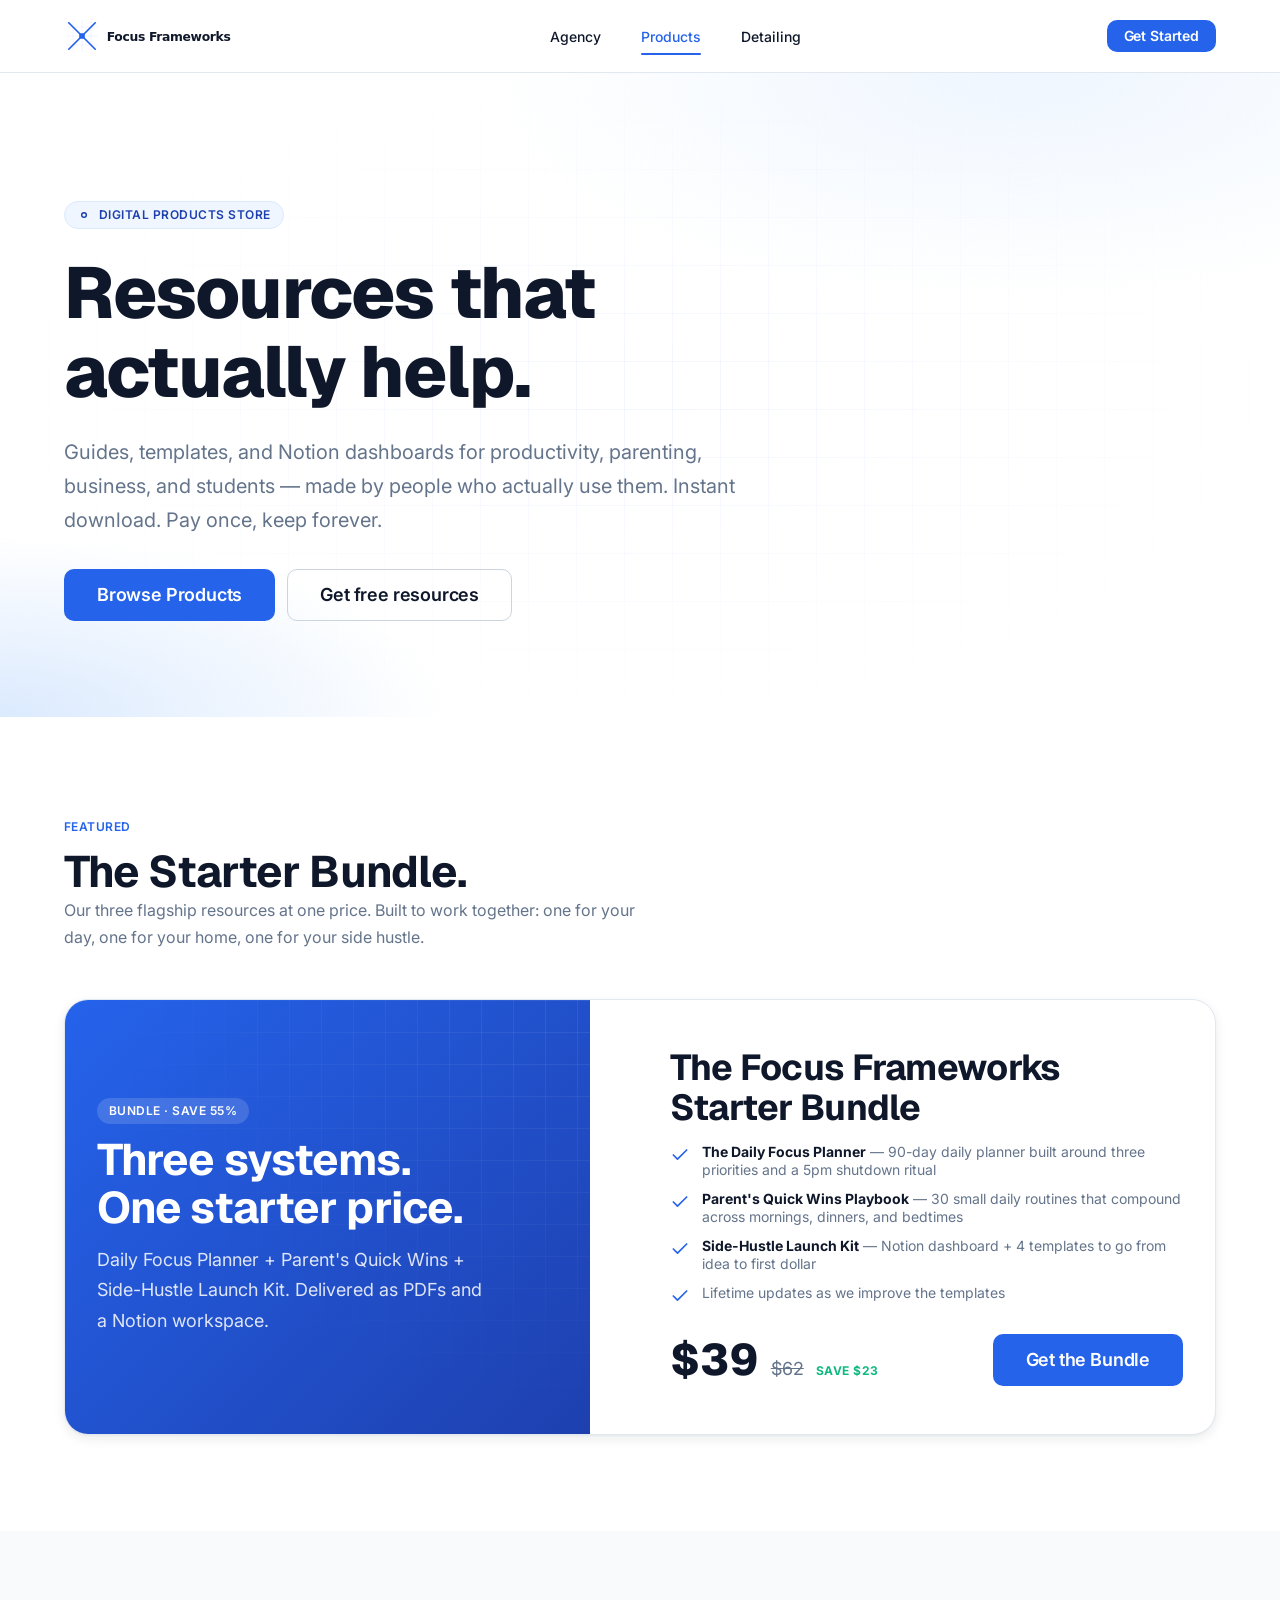
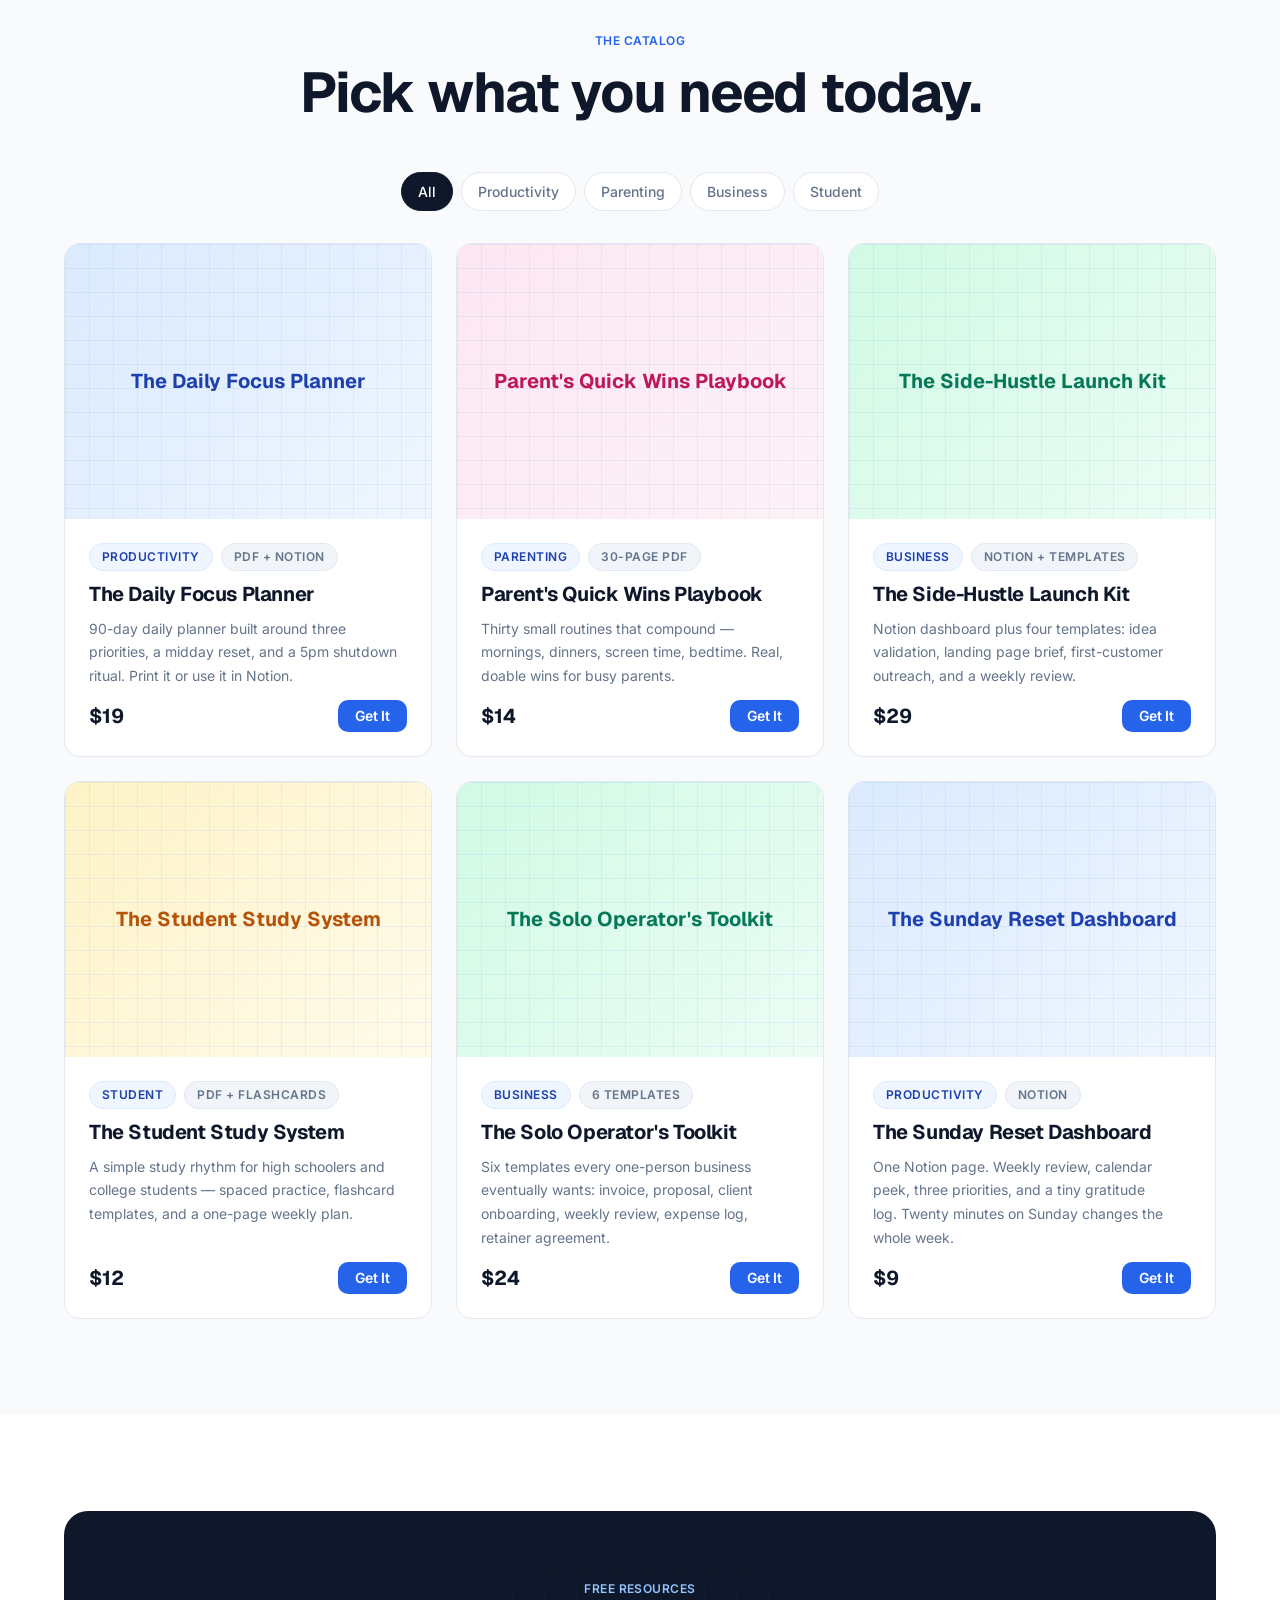
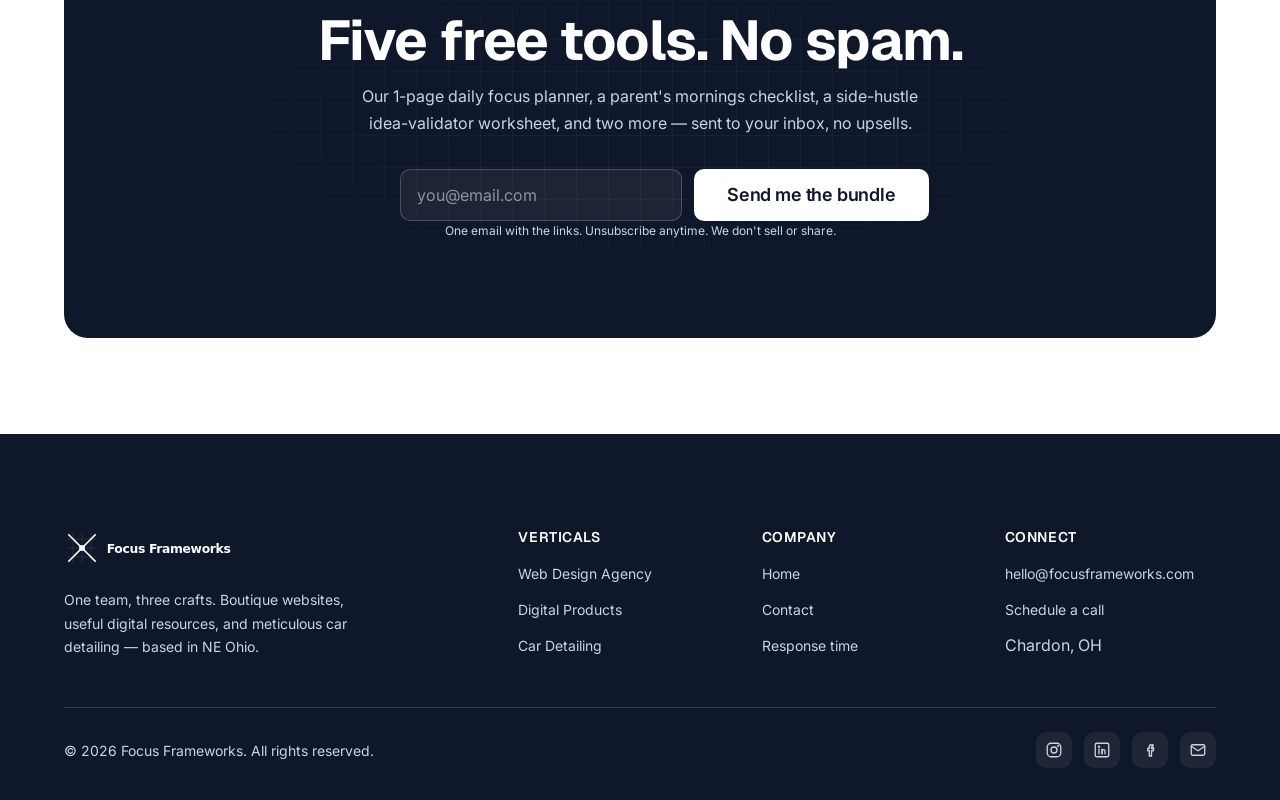
<file: src/pages/digital.html>
<!DOCTYPE html>
<html lang="en">
<head>
  <meta charset="UTF-8" />
  <meta name="viewport" content="width=device-width, initial-scale=1.0" />
  <title>Digital Products — Focus Frameworks</title>
  <meta name="description" content="Guides, templates, and Notion dashboards that actually help. For productivity, parenting, business, and students. Made by Focus Frameworks." />

  <link rel="icon" type="image/svg+xml" href="/public/favicon.svg" />
  <link rel="canonical" href="https://focusframeworks.com/products" />

  <meta property="og:title" content="Digital Products — Focus Frameworks" />
  <meta property="og:description" content="Guides, templates, and Notion dashboards that actually help. For productivity, parenting, business, and students." />
  <meta property="og:type" content="website" />
  <meta property="og:url" content="https://focusframeworks.com/products" />
  <meta property="og:image" content="https://focusframeworks.com/public/assets/icons/wordmark.svg" />
  <meta name="twitter:card" content="summary_large_image" />

  <link rel="preconnect" href="https://fonts.googleapis.com" />
  <link rel="preconnect" href="https://fonts.gstatic.com" crossorigin />
  <link rel="stylesheet" href="https://fonts.googleapis.com/css2?family=Inter:wght@400;500;600;700&family=Geist:wght@500;600;700;800&display=swap" />

  <link rel="stylesheet" href="/src/styles/tokens.css" />
  <link rel="stylesheet" href="/src/styles/reset.css" />
  <link rel="stylesheet" href="/src/styles/global.css" />
  <link rel="stylesheet" href="/src/styles/components.css" />

  <style>
    [data-slot="nav"] { min-height: var(--nav-height); }

    /* Featured product hero card */
    .featured {
      display: grid;
      grid-template-columns: 1fr 1.1fr;
      gap: var(--space-7);
      align-items: stretch;
      background: var(--color-surface);
      border: 1px solid var(--color-border);
      border-radius: var(--radius-xl);
      overflow: hidden;
      box-shadow: var(--shadow-md);
    }
    @media (max-width: 880px) {
      .featured { grid-template-columns: 1fr; }
    }
    .featured-cover {
      background:
        linear-gradient(135deg, var(--color-primary), var(--color-primary-700));
      color: var(--color-white);
      padding: var(--space-7) var(--space-6);
      display: flex;
      flex-direction: column;
      justify-content: center;
      gap: var(--space-3);
      position: relative;
      overflow: hidden;
      min-height: 320px;
    }
    .featured-cover::before {
      content: "";
      position: absolute;
      inset: 0;
      background-image:
        linear-gradient(to right, rgba(255,255,255,0.08) 1px, transparent 1px),
        linear-gradient(to bottom, rgba(255,255,255,0.08) 1px, transparent 1px);
      background-size: 32px 32px;
      mask-image: radial-gradient(ellipse at top right, black, transparent 70%);
      -webkit-mask-image: radial-gradient(ellipse at top right, black, transparent 70%);
    }
    .featured-cover > * { position: relative; }
    .featured-label {
      display: inline-flex;
      align-items: center;
      gap: var(--space-2);
      padding: 4px 12px;
      background: rgba(255,255,255,0.15);
      backdrop-filter: blur(8px);
      border-radius: var(--radius-full);
      font-size: var(--font-size-xs);
      font-weight: var(--font-weight-semibold);
      letter-spacing: var(--letter-spacing-wide);
      text-transform: uppercase;
      width: max-content;
    }
    .featured-cover h3 {
      font-size: var(--font-size-3xl);
      color: var(--color-white);
      line-height: var(--line-height-tight);
    }
    .featured-cover .bundle-note {
      color: rgba(255,255,255,0.85);
      font-size: var(--font-size-md);
      max-width: 36ch;
    }
    .featured-body {
      padding: var(--space-7) var(--space-6);
      display: flex;
      flex-direction: column;
      gap: var(--space-4);
    }
    .featured-body h2 {
      font-size: var(--font-size-2xl);
    }
    .featured-includes {
      display: flex;
      flex-direction: column;
      gap: var(--space-3);
      list-style: none;
    }
    .featured-includes li {
      display: flex;
      align-items: flex-start;
      gap: var(--space-3);
      color: var(--color-text-muted);
      font-size: var(--font-size-sm);
      line-height: var(--line-height-snug);
    }
    .featured-includes li svg {
      flex-shrink: 0;
      margin-top: 2px;
      color: var(--color-primary);
    }
    .featured-foot {
      display: flex;
      align-items: center;
      justify-content: space-between;
      gap: var(--space-4);
      flex-wrap: wrap;
      margin-top: auto;
      padding-top: var(--space-3);
    }
    .featured-price {
      display: flex;
      align-items: baseline;
      gap: var(--space-3);
    }
    .featured-price .amount {
      font-family: var(--font-display);
      font-size: var(--font-size-3xl);
      font-weight: var(--font-weight-black);
      color: var(--color-text);
      line-height: 1;
    }
    .featured-price .compare {
      font-size: var(--font-size-md);
      color: var(--color-text-muted);
      text-decoration: line-through;
    }
    .featured-price .save {
      font-size: var(--font-size-xs);
      font-weight: var(--font-weight-bold);
      color: var(--color-success);
      letter-spacing: var(--letter-spacing-wide);
      text-transform: uppercase;
    }

    /* Product cover variations by category */
    .product-cover[data-cover="productivity"] {
      background: linear-gradient(135deg, var(--color-primary-100), var(--color-primary-50));
      color: var(--color-primary-700);
    }
    .product-cover[data-cover="parenting"] {
      background: linear-gradient(135deg, #FCE7F3, #FDF2F8);
      color: #BE185D;
    }
    .product-cover[data-cover="business"] {
      background: linear-gradient(135deg, #D1FAE5, #ECFDF5);
      color: #047857;
    }
    .product-cover[data-cover="student"] {
      background: linear-gradient(135deg, #FEF3C7, #FFFBEB);
      color: #B45309;
    }

    .product-meta {
      display: flex;
      align-items: center;
      gap: var(--space-2);
      flex-wrap: wrap;
    }

    /* Email capture */
    .email-capture {
      background: var(--color-navy);
      color: var(--color-white);
      border-radius: var(--radius-xl);
      padding: var(--space-8) var(--space-6);
      text-align: center;
      position: relative;
      overflow: hidden;
      isolation: isolate;
    }
    .email-capture::before {
      content: "";
      position: absolute;
      inset: 0;
      z-index: -1;
      background-image:
        linear-gradient(to right, rgba(255,255,255,0.05) 1px, transparent 1px),
        linear-gradient(to bottom, rgba(255,255,255,0.05) 1px, transparent 1px);
      background-size: 32px 32px;
      mask-image: radial-gradient(ellipse at center, black, transparent 70%);
      -webkit-mask-image: radial-gradient(ellipse at center, black, transparent 70%);
    }
    .email-capture h2 {
      color: var(--color-white);
      margin-bottom: var(--space-3);
    }
    .email-capture p {
      color: var(--color-text-inverse-muted);
      max-width: 56ch;
      margin: 0 auto var(--space-6);
    }
    .email-form {
      display: flex;
      gap: var(--space-3);
      max-width: 480px;
      margin: 0 auto;
    }
    @media (max-width: 600px) {
      .email-form { flex-direction: column; }
    }
    .email-form input[type="email"] {
      flex: 1;
      padding: var(--space-3) var(--space-4);
      border-radius: var(--radius-md);
      border: 1px solid rgba(255,255,255,0.2);
      background: rgba(255,255,255,0.06);
      color: var(--color-white);
      font-family: var(--font-sans);
      font-size: var(--font-size-base);
    }
    .email-form input[type="email"]::placeholder {
      color: rgba(255,255,255,0.5);
    }
    .email-form input[type="email"]:focus {
      outline: none;
      border-color: var(--color-primary-300);
      background: rgba(255,255,255,0.1);
      box-shadow: 0 0 0 3px rgba(147,197,253,0.25);
    }
    .email-fineprint {
      margin-top: var(--space-4);
      font-size: var(--font-size-xs);
      color: var(--color-text-inverse-muted);
    }

    /* Filter bar centering on inner page */
    .filter-bar { margin-block: var(--space-6) var(--space-6); }
  </style>
</head>
<body>
  <a class="skip-to-content" href="#main">Skip to content</a>

  <div data-slot="nav"></div>

  <main id="main">
    <!-- ============ HERO ============ -->
    <section class="hero hero--inner">
      <div class="hero-bg" aria-hidden="true"></div>
      <div class="container">
        <span class="hero-eyebrow">
          <svg xmlns="http://www.w3.org/2000/svg" viewBox="0 0 24 24" width="14" height="14" fill="none" stroke="currentColor" stroke-width="2.5" stroke-linecap="round" aria-hidden="true"><circle cx="12" cy="12" r="4"></circle></svg>
          Digital products store
        </span>
        <h1>Resources that actually help.</h1>
        <p class="lead">Guides, templates, and Notion dashboards for productivity, parenting, business, and students — made by people who actually use them. Instant download. Pay once, keep forever.</p>
        <div class="hero-ctas">
          <a href="#products" class="btn btn-primary btn-lg">Browse Products</a>
          <a href="#free" class="btn btn-ghost btn-lg">Get free resources</a>
        </div>
      </div>
    </section>

    <!-- ============ FEATURED PRODUCT ============ -->
    <section class="section">
      <div class="container">
        <header class="section-header left">
          <span class="eyebrow">Featured</span>
          <h2 style="font-size: var(--font-size-3xl);">The Starter Bundle.</h2>
          <p style="max-width: 60ch;">Our three flagship resources at one price. Built to work together: one for your day, one for your home, one for your side hustle.</p>
        </header>

        <article class="featured" data-product-id="ff-starter-bundle">
          <div class="featured-cover" aria-hidden="true">
            <span class="featured-label">Bundle · Save 55%</span>
            <h3>Three systems.<br />One starter price.</h3>
            <p class="bundle-note">Daily Focus Planner + Parent's Quick Wins + Side-Hustle Launch Kit. Delivered as PDFs and a Notion workspace.</p>
          </div>
          <div class="featured-body">
            <h2>The Focus Frameworks Starter Bundle</h2>
            <ul class="featured-includes" role="list">
              <li>
                <svg xmlns="http://www.w3.org/2000/svg" viewBox="0 0 24 24" width="20" height="20" fill="none" stroke="currentColor" stroke-width="2" stroke-linecap="round" stroke-linejoin="round" aria-hidden="true"><polyline points="20 6 9 17 4 12"></polyline></svg>
                <span><strong style="color: var(--color-text);">The Daily Focus Planner</strong> — 90-day daily planner built around three priorities and a 5pm shutdown ritual</span>
              </li>
              <li>
                <svg xmlns="http://www.w3.org/2000/svg" viewBox="0 0 24 24" width="20" height="20" fill="none" stroke="currentColor" stroke-width="2" stroke-linecap="round" stroke-linejoin="round" aria-hidden="true"><polyline points="20 6 9 17 4 12"></polyline></svg>
                <span><strong style="color: var(--color-text);">Parent's Quick Wins Playbook</strong> — 30 small daily routines that compound across mornings, dinners, and bedtimes</span>
              </li>
              <li>
                <svg xmlns="http://www.w3.org/2000/svg" viewBox="0 0 24 24" width="20" height="20" fill="none" stroke="currentColor" stroke-width="2" stroke-linecap="round" stroke-linejoin="round" aria-hidden="true"><polyline points="20 6 9 17 4 12"></polyline></svg>
                <span><strong style="color: var(--color-text);">Side-Hustle Launch Kit</strong> — Notion dashboard + 4 templates to go from idea to first dollar</span>
              </li>
              <li>
                <svg xmlns="http://www.w3.org/2000/svg" viewBox="0 0 24 24" width="20" height="20" fill="none" stroke="currentColor" stroke-width="2" stroke-linecap="round" stroke-linejoin="round" aria-hidden="true"><polyline points="20 6 9 17 4 12"></polyline></svg>
                <span>Lifetime updates as we improve the templates</span>
              </li>
            </ul>
            <div class="featured-foot">
              <div class="featured-price">
                <span class="amount">$39</span>
                <span class="compare">$62</span>
                <span class="save">Save $23</span>
              </div>
              <a class="btn btn-primary btn-lg" href="mailto:hello@focusframeworks.com?subject=Interested%20in%20Starter%20Bundle" data-product-id="ff-starter-bundle">Get the Bundle</a>
            </div>
          </div>
        </article>
      </div>
    </section>

    <!-- ============ PRODUCT GRID ============ -->
    <section class="section section-alt" id="products">
      <div class="container">
        <header class="section-header">
          <span class="eyebrow">The catalog</span>
          <h2>Pick what you need today.</h2>
        </header>

        <div class="filter-bar" role="toolbar" aria-label="Filter products by category" data-filter-group data-filter-target="[data-category]">
          <button type="button" class="filter-btn is-active" data-filter="all" aria-pressed="true">All</button>
          <button type="button" class="filter-btn" data-filter="productivity" aria-pressed="false">Productivity</button>
          <button type="button" class="filter-btn" data-filter="parenting" aria-pressed="false">Parenting</button>
          <button type="button" class="filter-btn" data-filter="business" aria-pressed="false">Business</button>
          <button type="button" class="filter-btn" data-filter="student" aria-pressed="false">Student</button>
        </div>

        <div class="grid-3">
          <article class="product-card reveal" data-category="productivity" data-product-id="ff-daily-focus-planner">
            <div class="product-cover" data-cover="productivity"><span>The Daily Focus Planner</span></div>
            <div class="product-body">
              <div class="product-meta">
                <span class="badge">Productivity</span>
                <span class="badge badge-muted">PDF + Notion</span>
              </div>
              <h3>The Daily Focus Planner</h3>
              <p>90-day daily planner built around three priorities, a midday reset, and a 5pm shutdown ritual. Print it or use it in Notion.</p>
              <div class="product-foot">
                <span class="product-price">$19</span>
                <a class="btn btn-primary btn-sm" href="mailto:hello@focusframeworks.com?subject=Interested%20in%20Daily%20Focus%20Planner" data-product-id="ff-daily-focus-planner">Get It</a>
              </div>
            </div>
          </article>

          <article class="product-card reveal" data-category="parenting" data-product-id="ff-parent-quickwins">
            <div class="product-cover" data-cover="parenting"><span>Parent's Quick Wins Playbook</span></div>
            <div class="product-body">
              <div class="product-meta">
                <span class="badge">Parenting</span>
                <span class="badge badge-muted">30-page PDF</span>
              </div>
              <h3>Parent's Quick Wins Playbook</h3>
              <p>Thirty small routines that compound — mornings, dinners, screen time, bedtime. Real, doable wins for busy parents.</p>
              <div class="product-foot">
                <span class="product-price">$14</span>
                <a class="btn btn-primary btn-sm" href="mailto:hello@focusframeworks.com?subject=Interested%20in%20Parent%27s%20Quick%20Wins" data-product-id="ff-parent-quickwins">Get It</a>
              </div>
            </div>
          </article>

          <article class="product-card reveal" data-category="business" data-product-id="ff-side-hustle-kit">
            <div class="product-cover" data-cover="business"><span>The Side-Hustle Launch Kit</span></div>
            <div class="product-body">
              <div class="product-meta">
                <span class="badge">Business</span>
                <span class="badge badge-muted">Notion + Templates</span>
              </div>
              <h3>The Side-Hustle Launch Kit</h3>
              <p>Notion dashboard plus four templates: idea validation, landing page brief, first-customer outreach, and a weekly review.</p>
              <div class="product-foot">
                <span class="product-price">$29</span>
                <a class="btn btn-primary btn-sm" href="mailto:hello@focusframeworks.com?subject=Interested%20in%20Side-Hustle%20Launch%20Kit" data-product-id="ff-side-hustle-kit">Get It</a>
              </div>
            </div>
          </article>

          <article class="product-card reveal" data-category="student" data-product-id="ff-student-study-system">
            <div class="product-cover" data-cover="student"><span>The Student Study System</span></div>
            <div class="product-body">
              <div class="product-meta">
                <span class="badge">Student</span>
                <span class="badge badge-muted">PDF + flashcards</span>
              </div>
              <h3>The Student Study System</h3>
              <p>A simple study rhythm for high schoolers and college students — spaced practice, flashcard templates, and a one-page weekly plan.</p>
              <div class="product-foot">
                <span class="product-price">$12</span>
                <a class="btn btn-primary btn-sm" href="mailto:hello@focusframeworks.com?subject=Interested%20in%20Student%20Study%20System" data-product-id="ff-student-study-system">Get It</a>
              </div>
            </div>
          </article>

          <article class="product-card reveal" data-category="business" data-product-id="ff-solo-operator-toolkit">
            <div class="product-cover" data-cover="business"><span>The Solo Operator's Toolkit</span></div>
            <div class="product-body">
              <div class="product-meta">
                <span class="badge">Business</span>
                <span class="badge badge-muted">6 templates</span>
              </div>
              <h3>The Solo Operator's Toolkit</h3>
              <p>Six templates every one-person business eventually wants: invoice, proposal, client onboarding, weekly review, expense log, retainer agreement.</p>
              <div class="product-foot">
                <span class="product-price">$24</span>
                <a class="btn btn-primary btn-sm" href="mailto:hello@focusframeworks.com?subject=Interested%20in%20Solo%20Operator%20Toolkit" data-product-id="ff-solo-operator-toolkit">Get It</a>
              </div>
            </div>
          </article>

          <article class="product-card reveal" data-category="productivity" data-product-id="ff-sunday-reset">
            <div class="product-cover" data-cover="productivity"><span>The Sunday Reset Dashboard</span></div>
            <div class="product-body">
              <div class="product-meta">
                <span class="badge">Productivity</span>
                <span class="badge badge-muted">Notion</span>
              </div>
              <h3>The Sunday Reset Dashboard</h3>
              <p>One Notion page. Weekly review, calendar peek, three priorities, and a tiny gratitude log. Twenty minutes on Sunday changes the whole week.</p>
              <div class="product-foot">
                <span class="product-price">$9</span>
                <a class="btn btn-primary btn-sm" href="mailto:hello@focusframeworks.com?subject=Interested%20in%20Sunday%20Reset%20Dashboard" data-product-id="ff-sunday-reset">Get It</a>
              </div>
            </div>
          </article>
        </div>
      </div>
    </section>

    <!-- ============ EMAIL CAPTURE ============ -->
    <section class="section" id="free">
      <div class="container">
        <div class="email-capture">
          <span class="eyebrow" style="color: var(--color-primary-300);">Free resources</span>
          <h2>Five free tools. No spam.</h2>
          <p>Our 1-page daily focus planner, a parent's mornings checklist, a side-hustle idea-validator worksheet, and two more — sent to your inbox, no upsells.</p>
          <form class="email-form" action="mailto:hello@focusframeworks.com?subject=Free%20Resources%20Request" method="post" enctype="text/plain" aria-label="Free resources signup">
            <label for="free-email" class="sr-only">Your email address</label>
            <input id="free-email" name="email" type="email" required autocomplete="email" placeholder="you@email.com" />
            <button type="submit" class="btn btn-light btn-lg">Send me the bundle</button>
          </form>
          <p class="email-fineprint">One email with the links. Unsubscribe anytime. We don't sell or share.</p>
        </div>
      </div>
    </section>
  </main>

  <div data-slot="footer"></div>

  <script type="module" src="/src/scripts/main.js"></script>
</body>
</html>
</file>
<file: src/styles/tokens.css>
/* =========================================================
   Focus Frameworks — Design Tokens
   Single source of truth for the entire system.
   Never hardcode values in component CSS — reference these.
   ========================================================= */

:root {
  /* ---------- Brand Colors ---------- */
  --color-primary: #2563EB;
  --color-primary-600: #1D4ED8;
  --color-primary-700: #1E40AF;
  --color-primary-300: #93C5FD;
  --color-primary-100: #DBEAFE;
  --color-primary-50:  #EFF6FF;

  --color-navy:        #0F172A;
  --color-navy-800:    #1E293B;
  --color-navy-700:    #334155;

  --color-neutral:     #F8FAFC;
  --color-neutral-100: #F1F5F9;
  --color-neutral-200: #E2E8F0;
  --color-neutral-300: #CBD5E1;

  --color-muted:       #94A3B8;
  --color-muted-600:   #64748B;

  --color-white:       #FFFFFF;
  --color-black:       #000000;

  /* Semantic aliases */
  --color-bg:           var(--color-white);
  --color-bg-alt:       var(--color-neutral);
  --color-bg-inverse:   var(--color-navy);
  --color-surface:      var(--color-white);
  --color-surface-alt:  var(--color-neutral-100);
  --color-border:       var(--color-neutral-200);
  --color-border-strong:var(--color-neutral-300);

  --color-text:         var(--color-navy);
  --color-text-muted:   var(--color-muted-600);
  --color-text-inverse: var(--color-white);
  --color-text-inverse-muted: var(--color-neutral-300);
  --color-link:         var(--color-primary);
  --color-link-hover:   var(--color-primary-700);

  --color-success: #10B981;
  --color-warning: #F59E0B;
  --color-danger:  #EF4444;

  /* ---------- Typography ---------- */
  --font-sans: "Inter", ui-sans-serif, system-ui, -apple-system, "Segoe UI", Roboto, "Helvetica Neue", Arial, sans-serif;
  --font-display: "Geist", "Inter", ui-sans-serif, system-ui, sans-serif;
  --font-mono: "Geist Mono", ui-monospace, "SFMono-Regular", Menlo, Consolas, monospace;

  --font-weight-regular: 400;
  --font-weight-medium:  500;
  --font-weight-semibold:600;
  --font-weight-bold:    700;
  --font-weight-black:   800;

  /* Type scale (fluid where useful) */
  --font-size-xs:  0.75rem;     /* 12 */
  --font-size-sm:  0.875rem;    /* 14 */
  --font-size-base:1rem;        /* 16 */
  --font-size-md:  1.125rem;    /* 18 */
  --font-size-lg:  1.25rem;     /* 20 */
  --font-size-xl:  1.5rem;      /* 24 */
  --font-size-2xl: clamp(1.75rem, 1.4rem + 1.5vw, 2.25rem);  /* 28–36 */
  --font-size-3xl: clamp(2rem,   1.6rem + 2vw,   2.75rem);   /* 32–44 */
  --font-size-4xl: clamp(2.5rem, 1.9rem + 3vw,   3.5rem);    /* 40–56 */
  --font-size-5xl: clamp(3rem,   2.2rem + 4vw,   4.5rem);    /* 48–72 */

  --line-height-tight:   1.1;
  --line-height-snug:    1.25;
  --line-height-normal:  1.5;
  --line-height-relaxed: 1.7;

  --letter-spacing-tight:  -0.02em;
  --letter-spacing-snug:   -0.01em;
  --letter-spacing-normal: 0;
  --letter-spacing-wide:   0.04em;

  /* ---------- Spacing (4px base) ---------- */
  --space-0:   0;
  --space-1:   4px;
  --space-2:   8px;
  --space-3:   12px;
  --space-4:   16px;
  --space-5:   24px;
  --space-6:   32px;
  --space-7:   48px;
  --space-8:   64px;
  --space-9:   96px;
  --space-10:  128px;

  /* ---------- Layout ---------- */
  --container-max: 1200px;
  --container-narrow: 880px;
  --container-pad: var(--space-5);

  /* ---------- Radii ---------- */
  --radius-sm:  6px;
  --radius-md:  10px;
  --radius-lg:  16px;
  --radius-xl:  24px;
  --radius-full:9999px;

  /* ---------- Shadows ---------- */
  --shadow-sm: 0 1px 2px rgba(15, 23, 42, 0.06), 0 1px 1px rgba(15, 23, 42, 0.04);
  --shadow-md: 0 4px 12px rgba(15, 23, 42, 0.08), 0 1px 2px rgba(15, 23, 42, 0.04);
  --shadow-lg: 0 12px 28px rgba(15, 23, 42, 0.12), 0 4px 8px rgba(15, 23, 42, 0.06);
  --shadow-xl: 0 24px 48px rgba(15, 23, 42, 0.18), 0 8px 16px rgba(15, 23, 42, 0.08);
  --shadow-focus: 0 0 0 3px rgba(37, 99, 235, 0.35);

  /* ---------- Transitions ---------- */
  --transition-fast: 120ms cubic-bezier(0.2, 0, 0, 1);
  --transition-base: 200ms cubic-bezier(0.2, 0, 0, 1);
  --transition-slow: 400ms cubic-bezier(0.2, 0, 0, 1);
  --ease-out: cubic-bezier(0.2, 0, 0, 1);
  --ease-in-out: cubic-bezier(0.4, 0, 0.2, 1);

  /* ---------- Z-index ---------- */
  --z-base: 1;
  --z-raised: 10;
  --z-sticky: 100;
  --z-overlay: 500;
  --z-modal: 1000;
  --z-toast: 1500;

  /* ---------- Breakpoints (for JS / container queries) ---------- */
  --bp-sm: 480px;
  --bp-md: 768px;
  --bp-lg: 1024px;
  --bp-xl: 1280px;
  --bp-2xl: 1536px;

  /* ---------- Component-specific tokens ---------- */
  --nav-height: 72px;
  --focus-ring: var(--shadow-focus);
}

/* Respect users who prefer reduced motion — disable global transitions */
@media (prefers-reduced-motion: reduce) {
  :root {
    --transition-fast: 0ms;
    --transition-base: 0ms;
    --transition-slow: 0ms;
  }
}
</file>
<file: src/styles/global.css>
/* =========================================================
   Focus Frameworks — Global Styles
   Base typography, layout primitives, utilities.
   ========================================================= */

html {
  font-family: var(--font-sans);
  color: var(--color-text);
  background: var(--color-bg);
  font-size: 100%;
}

body {
  font-family: var(--font-sans);
  font-size: var(--font-size-base);
  line-height: var(--line-height-normal);
  color: var(--color-text);
  background: var(--color-bg);
  font-weight: var(--font-weight-regular);
}

/* ---------- Headings ---------- */
h1, h2, h3, h4, h5, h6 {
  font-family: var(--font-display);
  font-weight: var(--font-weight-bold);
  line-height: var(--line-height-tight);
  letter-spacing: var(--letter-spacing-tight);
  color: var(--color-text);
}

h1 { font-size: var(--font-size-5xl); }
h2 { font-size: var(--font-size-4xl); }
h3 { font-size: var(--font-size-3xl); }
h4 { font-size: var(--font-size-2xl); }
h5 { font-size: var(--font-size-xl); }
h6 { font-size: var(--font-size-lg); }

p {
  line-height: var(--line-height-relaxed);
  color: var(--color-text-muted);
}

p.lead {
  font-size: var(--font-size-md);
  color: var(--color-text-muted);
  max-width: 60ch;
}

/* ---------- Links ---------- */
a {
  color: var(--color-link);
  text-decoration: none;
  transition: color var(--transition-fast);
}

a:hover {
  color: var(--color-link-hover);
}

a:focus-visible,
button:focus-visible,
input:focus-visible,
textarea:focus-visible,
select:focus-visible,
[tabindex]:focus-visible {
  outline: none;
  box-shadow: var(--focus-ring);
  border-radius: var(--radius-sm);
}

/* ---------- Layout primitives ---------- */
.container {
  width: 100%;
  max-width: var(--container-max);
  margin-inline: auto;
  padding-inline: var(--container-pad);
}

.container-narrow {
  width: 100%;
  max-width: var(--container-narrow);
  margin-inline: auto;
  padding-inline: var(--container-pad);
}

.section {
  padding-block: var(--space-9);
}

.section-sm {
  padding-block: var(--space-7);
}

.section-lg {
  padding-block: var(--space-10);
}

@media (max-width: 768px) {
  .section { padding-block: var(--space-8); }
  .section-lg { padding-block: var(--space-9); }
}

.section-alt {
  background: var(--color-bg-alt);
}

.section-inverse {
  background: var(--color-bg-inverse);
  color: var(--color-text-inverse);
}

.section-inverse h1,
.section-inverse h2,
.section-inverse h3,
.section-inverse h4,
.section-inverse h5,
.section-inverse h6 {
  color: var(--color-text-inverse);
}

.section-inverse p {
  color: var(--color-text-inverse-muted);
}

/* ---------- Section headers ---------- */
.section-header {
  text-align: center;
  max-width: 720px;
  margin-inline: auto;
  margin-bottom: var(--space-7);
}

.section-header.left {
  text-align: left;
  margin-inline: 0;
}

.eyebrow {
  display: inline-block;
  font-size: var(--font-size-xs);
  font-weight: var(--font-weight-semibold);
  letter-spacing: var(--letter-spacing-wide);
  text-transform: uppercase;
  color: var(--color-primary);
  margin-bottom: var(--space-3);
}

.section-inverse .eyebrow {
  color: var(--color-primary-300);
}

/* ---------- Skip link ---------- */
.skip-to-content {
  position: absolute;
  left: var(--space-3);
  top: var(--space-3);
  padding: var(--space-2) var(--space-4);
  background: var(--color-navy);
  color: var(--color-white);
  border-radius: var(--radius-md);
  font-weight: var(--font-weight-semibold);
  z-index: var(--z-toast);
  transform: translateY(-200%);
  transition: transform var(--transition-base);
}

.skip-to-content:focus {
  transform: translateY(0);
  color: var(--color-white);
}

/* ---------- Scroll-triggered animations ---------- */
.reveal {
  opacity: 0;
  transform: translateY(16px);
  transition: opacity 500ms var(--ease-out), transform 500ms var(--ease-out);
  will-change: opacity, transform;
}

.reveal.is-visible {
  opacity: 1;
  transform: none;
}

@media (prefers-reduced-motion: reduce) {
  .reveal {
    opacity: 1;
    transform: none;
    transition: none;
  }
}

/* ---------- Utilities ---------- */
.text-center { text-align: center; }
.text-left   { text-align: left; }
.text-right  { text-align: right; }

.text-balance { text-wrap: balance; }
.text-pretty  { text-wrap: pretty; }

.text-primary { color: var(--color-primary); }
.text-muted   { color: var(--color-text-muted); }
.text-inverse { color: var(--color-text-inverse); }

.bg-alt     { background: var(--color-bg-alt); }
.bg-inverse { background: var(--color-bg-inverse); color: var(--color-text-inverse); }

.flow > * + * {
  margin-top: var(--space-4);
}

.flow-lg > * + * {
  margin-top: var(--space-5);
}

/* Stack — vertical rhythm helper */
.stack-2 > * + * { margin-top: var(--space-2); }
.stack-3 > * + * { margin-top: var(--space-3); }
.stack-4 > * + * { margin-top: var(--space-4); }
.stack-5 > * + * { margin-top: var(--space-5); }
.stack-6 > * + * { margin-top: var(--space-6); }

/* Cluster — horizontal group */
.cluster {
  display: flex;
  flex-wrap: wrap;
  gap: var(--space-4);
  align-items: center;
}

/* Hide/show by breakpoint */
.hide-mobile { display: initial; }
.show-mobile { display: none; }

@media (max-width: 768px) {
  .hide-mobile { display: none !important; }
  .show-mobile { display: initial; }
}

/* Generic visibility toggle (used by filters and other JS-driven UI) */
.is-hidden { display: none !important; }

/* ---------- Selection ---------- */
::selection {
  background: var(--color-primary);
  color: var(--color-white);
}
</file>
<file: src/styles/components.css>
/* =========================================================
   Focus Frameworks — Components
   Buttons, cards, nav, forms, footer, badges, grids.
   ========================================================= */

/* ---------- Buttons ---------- */
.btn {
  display: inline-flex;
  align-items: center;
  justify-content: center;
  gap: var(--space-2);
  padding: var(--space-3) var(--space-5);
  border-radius: var(--radius-md);
  font-family: var(--font-sans);
  font-size: var(--font-size-base);
  font-weight: var(--font-weight-semibold);
  line-height: 1;
  letter-spacing: var(--letter-spacing-snug);
  cursor: pointer;
  text-decoration: none;
  transition:
    background var(--transition-fast),
    color var(--transition-fast),
    border-color var(--transition-fast),
    transform var(--transition-fast),
    box-shadow var(--transition-fast);
  border: 1px solid transparent;
  white-space: nowrap;
  user-select: none;
}

.btn:active { transform: translateY(1px); }

.btn-primary {
  background: var(--color-primary);
  color: var(--color-white);
}
.btn-primary:hover {
  background: var(--color-primary-700);
  color: var(--color-white);
  box-shadow: var(--shadow-md);
}

.btn-ghost {
  background: transparent;
  color: var(--color-text);
  border-color: var(--color-border-strong);
}
.btn-ghost:hover {
  background: var(--color-surface-alt);
  color: var(--color-text);
  border-color: var(--color-muted);
}

.section-inverse .btn-ghost,
.btn-ghost-inverse {
  color: var(--color-white);
  border-color: rgba(255, 255, 255, 0.3);
}
.section-inverse .btn-ghost:hover,
.btn-ghost-inverse:hover {
  background: rgba(255, 255, 255, 0.08);
  border-color: rgba(255, 255, 255, 0.6);
  color: var(--color-white);
}

.btn-light {
  background: var(--color-white);
  color: var(--color-navy);
}
.btn-light:hover {
  background: var(--color-neutral);
  color: var(--color-navy);
  box-shadow: var(--shadow-md);
}

.btn-link {
  background: transparent;
  color: var(--color-primary);
  padding: var(--space-2) 0;
  font-weight: var(--font-weight-semibold);
}
.btn-link:hover {
  color: var(--color-primary-700);
}
.btn-link .arrow {
  transition: transform var(--transition-fast);
}
.btn-link:hover .arrow { transform: translateX(4px); }

.btn-sm { padding: var(--space-2) var(--space-4); font-size: var(--font-size-sm); }
.btn-lg { padding: var(--space-4) var(--space-6); font-size: var(--font-size-md); }
.btn-block { display: flex; width: 100%; }

/* ---------- Nav ---------- */
.nav {
  position: sticky;
  top: 0;
  z-index: var(--z-sticky);
  background: rgba(255, 255, 255, 0.85);
  backdrop-filter: saturate(180%) blur(12px);
  -webkit-backdrop-filter: saturate(180%) blur(12px);
  border-bottom: 1px solid var(--color-border);
}

.nav-inner {
  display: flex;
  align-items: center;
  justify-content: space-between;
  height: var(--nav-height);
  gap: var(--space-5);
}

.nav-logo {
  display: inline-flex;
  align-items: center;
  gap: var(--space-2);
  flex-shrink: 0;
}
.nav-logo img,
.nav-logo svg {
  height: 36px;
  width: auto;
}

.nav-links {
  display: flex;
  gap: var(--space-6);
  list-style: none;
  align-items: center;
}

.nav-links a {
  color: var(--color-text);
  font-weight: var(--font-weight-medium);
  font-size: var(--font-size-sm);
  padding: var(--space-2) var(--space-1);
  position: relative;
}
.nav-links a:hover { color: var(--color-primary); }
.nav-links a.is-active { color: var(--color-primary); }
.nav-links a.is-active::after {
  content: "";
  position: absolute;
  left: var(--space-1); right: var(--space-1);
  bottom: -2px;
  height: 2px;
  background: var(--color-primary);
  border-radius: var(--radius-full);
}

.nav-cta {
  display: flex;
  align-items: center;
  gap: var(--space-3);
}

.nav-toggle {
  display: none;
  width: 44px;
  height: 44px;
  border-radius: var(--radius-md);
  align-items: center;
  justify-content: center;
  color: var(--color-text);
  background: transparent;
  border: 1px solid var(--color-border);
}
.nav-toggle:hover { background: var(--color-surface-alt); }
.nav-toggle svg { width: 22px; height: 22px; }

@media (max-width: 880px) {
  .nav-links,
  .nav-cta .btn { display: none; }
  .nav-toggle { display: inline-flex; }
}

/* Mobile menu sheet */
.nav-menu {
  position: fixed;
  inset: 0;
  background: var(--color-white);
  z-index: var(--z-overlay);
  padding: var(--space-5);
  transform: translateY(-100%);
  transition: transform var(--transition-base);
  visibility: hidden;
}
.nav-menu.is-open {
  transform: none;
  visibility: visible;
}

.nav-menu-header {
  display: flex;
  align-items: center;
  justify-content: space-between;
  height: var(--nav-height);
  margin-bottom: var(--space-5);
}

.nav-menu-list {
  list-style: none;
  display: flex;
  flex-direction: column;
  gap: var(--space-4);
}
.nav-menu-list a {
  display: block;
  font-family: var(--font-display);
  font-size: var(--font-size-2xl);
  font-weight: var(--font-weight-bold);
  color: var(--color-text);
  padding: var(--space-3) 0;
  border-bottom: 1px solid var(--color-border);
}
.nav-menu-list a:hover { color: var(--color-primary); }

.nav-menu-footer {
  margin-top: var(--space-6);
}

/* Disable scroll when menu is open */
body.menu-open { overflow: hidden; }

/* ---------- Hero ---------- */
.hero {
  position: relative;
  padding-block: var(--space-10) var(--space-9);
  overflow: hidden;
  isolation: isolate;
}
@media (max-width: 768px) {
  .hero { padding-block: var(--space-8) var(--space-7); }
}

.hero-eyebrow {
  display: inline-flex;
  align-items: center;
  gap: var(--space-2);
  padding: var(--space-1) var(--space-3);
  background: var(--color-primary-50);
  color: var(--color-primary-700);
  border-radius: var(--radius-full);
  font-size: var(--font-size-xs);
  font-weight: var(--font-weight-semibold);
  letter-spacing: var(--letter-spacing-wide);
  text-transform: uppercase;
  margin-bottom: var(--space-5);
  border: 1px solid var(--color-primary-100);
}

.hero h1 {
  font-size: var(--font-size-5xl);
  font-weight: var(--font-weight-black);
  letter-spacing: var(--letter-spacing-tight);
  margin-bottom: var(--space-5);
  max-width: 18ch;
}

.hero .lead {
  font-size: var(--font-size-lg);
  max-width: 56ch;
  margin-bottom: var(--space-6);
}

.hero-ctas {
  display: flex;
  flex-wrap: wrap;
  gap: var(--space-3);
}

/* Hero background — geometric pattern */
.hero-bg {
  position: absolute;
  inset: 0;
  z-index: -1;
  background:
    radial-gradient(ellipse 60% 50% at 80% 0%, var(--color-primary-50), transparent 70%),
    radial-gradient(ellipse 50% 40% at 0% 100%, var(--color-primary-100), transparent 70%),
    linear-gradient(to bottom, var(--color-white), var(--color-white));
}
.hero-bg::before {
  content: "";
  position: absolute;
  inset: 0;
  background-image:
    linear-gradient(to right, rgba(37, 99, 235, 0.06) 1px, transparent 1px),
    linear-gradient(to bottom, rgba(37, 99, 235, 0.06) 1px, transparent 1px);
  background-size: 48px 48px;
  mask-image: radial-gradient(ellipse at center, black, transparent 70%);
  -webkit-mask-image: radial-gradient(ellipse at center, black, transparent 70%);
}

/* ---------- Cards ---------- */
.card {
  background: var(--color-surface);
  border: 1px solid var(--color-border);
  border-radius: var(--radius-lg);
  padding: var(--space-6);
  transition:
    transform var(--transition-base),
    box-shadow var(--transition-base),
    border-color var(--transition-base);
}

.card:hover {
  transform: translateY(-2px);
  box-shadow: var(--shadow-lg);
  border-color: var(--color-border-strong);
}

.card-link { display: block; color: inherit; }
.card-link:hover { color: inherit; }

.card-icon {
  display: inline-flex;
  align-items: center;
  justify-content: center;
  width: 48px;
  height: 48px;
  border-radius: var(--radius-md);
  background: var(--color-primary-50);
  color: var(--color-primary);
  margin-bottom: var(--space-5);
}
.card-icon svg { width: 24px; height: 24px; }

.card h3 {
  font-size: var(--font-size-xl);
  margin-bottom: var(--space-3);
}

.card p {
  color: var(--color-text-muted);
  margin-bottom: var(--space-4);
}

.card-foot {
  display: flex;
  align-items: center;
  justify-content: space-between;
  margin-top: var(--space-4);
}

/* Pricing card variant */
.card-price {
  display: flex;
  flex-direction: column;
  height: 100%;
}
.card-price.is-featured {
  border-color: var(--color-primary);
  box-shadow: var(--shadow-lg);
  position: relative;
}
.card-price.is-featured::before {
  content: "Most Popular";
  position: absolute;
  top: -12px;
  left: 50%;
  transform: translateX(-50%);
  background: var(--color-primary);
  color: var(--color-white);
  padding: 4px 12px;
  border-radius: var(--radius-full);
  font-size: var(--font-size-xs);
  font-weight: var(--font-weight-semibold);
  letter-spacing: var(--letter-spacing-wide);
  text-transform: uppercase;
}
.card-price .price {
  display: flex;
  align-items: baseline;
  gap: var(--space-2);
  margin-block: var(--space-3) var(--space-5);
}
.card-price .price .amount {
  font-family: var(--font-display);
  font-size: var(--font-size-4xl);
  font-weight: var(--font-weight-black);
  color: var(--color-text);
  letter-spacing: var(--letter-spacing-tight);
}
.card-price .price .term {
  color: var(--color-text-muted);
  font-size: var(--font-size-sm);
}
.card-price ul {
  list-style: none;
  margin-block: var(--space-3) var(--space-6);
  display: flex;
  flex-direction: column;
  gap: var(--space-3);
  flex: 1;
}
.card-price ul li {
  position: relative;
  padding-left: var(--space-5);
  color: var(--color-text-muted);
  line-height: var(--line-height-snug);
}
.card-price ul li::before {
  content: "";
  position: absolute;
  left: 0; top: 0.45em;
  width: 14px; height: 14px;
  border-radius: var(--radius-full);
  background:
    linear-gradient(45deg, transparent 45%, var(--color-white) 45% 55%, transparent 55%),
    linear-gradient(-45deg, transparent 45%, var(--color-white) 45% 55%, transparent 55%),
    var(--color-primary);
}

/* ---------- Grid layouts ---------- */
.grid-3 {
  display: grid;
  grid-template-columns: repeat(3, 1fr);
  gap: var(--space-5);
}
.grid-4 {
  display: grid;
  grid-template-columns: repeat(4, 1fr);
  gap: var(--space-5);
}
.grid-2 {
  display: grid;
  grid-template-columns: repeat(2, 1fr);
  gap: var(--space-6);
}
@media (max-width: 960px) {
  .grid-3,
  .grid-4 { grid-template-columns: repeat(2, 1fr); }
}
@media (max-width: 600px) {
  .grid-3,
  .grid-4,
  .grid-2 { grid-template-columns: 1fr; }
}

/* ---------- Forms ---------- */
.form {
  display: flex;
  flex-direction: column;
  gap: var(--space-4);
}

.form-row {
  display: grid;
  grid-template-columns: 1fr 1fr;
  gap: var(--space-4);
}
@media (max-width: 600px) {
  .form-row { grid-template-columns: 1fr; }
}

.form-field {
  display: flex;
  flex-direction: column;
  gap: var(--space-2);
}

.form-field label {
  font-size: var(--font-size-sm);
  font-weight: var(--font-weight-medium);
  color: var(--color-text);
}

.form-field input,
.form-field textarea,
.form-field select {
  width: 100%;
  padding: var(--space-3) var(--space-4);
  background: var(--color-white);
  border: 1px solid var(--color-border-strong);
  border-radius: var(--radius-md);
  font-family: var(--font-sans);
  font-size: var(--font-size-base);
  color: var(--color-text);
  transition: border-color var(--transition-fast), box-shadow var(--transition-fast);
}

.form-field input::placeholder,
.form-field textarea::placeholder {
  color: var(--color-muted);
}

.form-field input:hover,
.form-field textarea:hover,
.form-field select:hover {
  border-color: var(--color-muted);
}

.form-field input:focus,
.form-field textarea:focus,
.form-field select:focus {
  outline: none;
  border-color: var(--color-primary);
  box-shadow: var(--focus-ring);
}

.form-field textarea {
  min-height: 140px;
  resize: vertical;
}

.form-field select {
  appearance: none;
  -webkit-appearance: none;
  background-image: url("data:image/svg+xml,%3Csvg xmlns='http://www.w3.org/2000/svg' viewBox='0 0 24 24' fill='none' stroke='%2364748B' stroke-width='2' stroke-linecap='round' stroke-linejoin='round'%3E%3Cpolyline points='6 9 12 15 18 9'/%3E%3C/svg%3E");
  background-repeat: no-repeat;
  background-position: right var(--space-4) center;
  background-size: 18px;
  padding-right: var(--space-7);
}

.form-help {
  font-size: var(--font-size-sm);
  color: var(--color-text-muted);
}

/* ---------- Badges ---------- */
.badge {
  display: inline-flex;
  align-items: center;
  gap: var(--space-2);
  padding: var(--space-1) var(--space-3);
  border-radius: var(--radius-full);
  font-size: var(--font-size-xs);
  font-weight: var(--font-weight-semibold);
  letter-spacing: var(--letter-spacing-wide);
  text-transform: uppercase;
  background: var(--color-primary-50);
  color: var(--color-primary-700);
  border: 1px solid var(--color-primary-100);
}

.badge-muted {
  background: var(--color-surface-alt);
  color: var(--color-text-muted);
  border-color: var(--color-border);
}

/* ---------- Footer ---------- */
.footer {
  background: var(--color-navy);
  color: var(--color-text-inverse-muted);
  padding-block: var(--space-9) var(--space-6);
}

.footer h4 {
  color: var(--color-white);
  font-size: var(--font-size-sm);
  font-weight: var(--font-weight-semibold);
  text-transform: uppercase;
  letter-spacing: var(--letter-spacing-wide);
  margin-bottom: var(--space-4);
}

.footer-grid {
  display: grid;
  grid-template-columns: 2fr 1fr 1fr 1fr;
  gap: var(--space-6);
  margin-bottom: var(--space-7);
}

@media (max-width: 880px) {
  .footer-grid {
    grid-template-columns: 1fr 1fr;
  }
}
@media (max-width: 480px) {
  .footer-grid { grid-template-columns: 1fr; }
}

.footer-brand {
  max-width: 320px;
}
.footer-brand p {
  color: var(--color-text-inverse-muted);
  font-size: var(--font-size-sm);
  margin-top: var(--space-4);
}
.footer-brand .nav-logo svg { height: 40px; }

.footer-links {
  list-style: none;
  display: flex;
  flex-direction: column;
  gap: var(--space-3);
}
.footer-links a {
  color: var(--color-text-inverse-muted);
  font-size: var(--font-size-sm);
  transition: color var(--transition-fast);
}
.footer-links a:hover { color: var(--color-white); }

.footer-bottom {
  border-top: 1px solid var(--color-navy-700);
  padding-top: var(--space-5);
  display: flex;
  justify-content: space-between;
  align-items: center;
  flex-wrap: wrap;
  gap: var(--space-4);
  font-size: var(--font-size-sm);
}

.footer-social {
  display: flex;
  gap: var(--space-3);
}
.footer-social a {
  display: inline-flex;
  align-items: center;
  justify-content: center;
  width: 36px;
  height: 36px;
  border-radius: var(--radius-md);
  background: rgba(255, 255, 255, 0.06);
  color: var(--color-text-inverse-muted);
  transition: background var(--transition-fast), color var(--transition-fast);
}
.footer-social a:hover {
  background: var(--color-primary);
  color: var(--color-white);
}
.footer-social svg { width: 18px; height: 18px; }

/* ---------- CTA banner ---------- */
.cta-banner {
  background: var(--color-navy);
  color: var(--color-white);
  padding-block: var(--space-9);
  text-align: center;
  position: relative;
  overflow: hidden;
}
.cta-banner::before {
  content: "";
  position: absolute;
  inset: 0;
  background-image:
    linear-gradient(to right, rgba(255,255,255,0.04) 1px, transparent 1px),
    linear-gradient(to bottom, rgba(255,255,255,0.04) 1px, transparent 1px);
  background-size: 48px 48px;
  mask-image: radial-gradient(ellipse at center, black 0%, transparent 70%);
  -webkit-mask-image: radial-gradient(ellipse at center, black 0%, transparent 70%);
}
.cta-banner .container { position: relative; }
.cta-banner h2 {
  color: var(--color-white);
  margin-bottom: var(--space-4);
}
.cta-banner p {
  color: var(--color-text-inverse-muted);
  max-width: 56ch;
  margin: 0 auto var(--space-6);
}

/* ---------- Testimonials ---------- */
.testimonial {
  background: var(--color-surface);
  border: 1px solid var(--color-border);
  border-radius: var(--radius-lg);
  padding: var(--space-6);
  display: flex;
  flex-direction: column;
  gap: var(--space-4);
  height: 100%;
}
.testimonial-quote {
  font-family: var(--font-display);
  font-size: var(--font-size-lg);
  line-height: var(--line-height-snug);
  color: var(--color-text);
  flex: 1;
}
.testimonial-author {
  display: flex;
  align-items: center;
  gap: var(--space-3);
}
.testimonial-avatar {
  width: 44px;
  height: 44px;
  border-radius: var(--radius-full);
  background: var(--color-primary-100);
  color: var(--color-primary-700);
  display: flex;
  align-items: center;
  justify-content: center;
  font-weight: var(--font-weight-bold);
  font-size: var(--font-size-sm);
}
.testimonial-meta {
  display: flex;
  flex-direction: column;
}
.testimonial-meta .name {
  font-weight: var(--font-weight-semibold);
  color: var(--color-text);
  font-size: var(--font-size-sm);
}
.testimonial-meta .role {
  color: var(--color-text-muted);
  font-size: var(--font-size-xs);
}

/* ---------- Process timeline ---------- */
.timeline {
  display: grid;
  grid-template-columns: repeat(4, 1fr);
  gap: var(--space-5);
  position: relative;
}
@media (max-width: 880px) {
  .timeline { grid-template-columns: 1fr 1fr; }
}
@media (max-width: 480px) {
  .timeline { grid-template-columns: 1fr; }
}

.timeline-step {
  display: flex;
  flex-direction: column;
  gap: var(--space-3);
}
.timeline-step .step-num {
  display: inline-flex;
  align-items: center;
  justify-content: center;
  width: 40px;
  height: 40px;
  border-radius: var(--radius-md);
  background: var(--color-primary);
  color: var(--color-white);
  font-family: var(--font-display);
  font-weight: var(--font-weight-bold);
  font-size: var(--font-size-md);
}
.timeline-step h4 {
  font-size: var(--font-size-lg);
}
.timeline-step p {
  font-size: var(--font-size-sm);
  color: var(--color-text-muted);
}

/* ---------- FAQ accordion ---------- */
.faq {
  display: flex;
  flex-direction: column;
  gap: var(--space-3);
  max-width: 800px;
  margin-inline: auto;
}
.faq details {
  background: var(--color-surface);
  border: 1px solid var(--color-border);
  border-radius: var(--radius-lg);
  padding: var(--space-5);
  transition: border-color var(--transition-fast);
}
.faq details[open] {
  border-color: var(--color-primary-300);
}
.faq summary {
  font-family: var(--font-display);
  font-weight: var(--font-weight-semibold);
  font-size: var(--font-size-md);
  color: var(--color-text);
  cursor: pointer;
  list-style: none;
  display: flex;
  justify-content: space-between;
  align-items: center;
  gap: var(--space-4);
}
.faq summary::-webkit-details-marker { display: none; }
.faq summary::after {
  content: "+";
  font-size: var(--font-size-xl);
  color: var(--color-primary);
  font-weight: var(--font-weight-regular);
  transition: transform var(--transition-base);
}
.faq details[open] summary::after { content: "−"; }
.faq details p {
  margin-top: var(--space-4);
  color: var(--color-text-muted);
}

/* ---------- Product grid (digital) ---------- */
.product-card {
  background: var(--color-surface);
  border: 1px solid var(--color-border);
  border-radius: var(--radius-lg);
  overflow: hidden;
  display: flex;
  flex-direction: column;
  transition: transform var(--transition-base), box-shadow var(--transition-base);
}
.product-card:hover {
  transform: translateY(-2px);
  box-shadow: var(--shadow-lg);
}
.product-cover {
  aspect-ratio: 4 / 3;
  background:
    linear-gradient(135deg, var(--color-primary-100), var(--color-primary-50));
  display: flex;
  align-items: center;
  justify-content: center;
  color: var(--color-primary);
  font-family: var(--font-display);
  font-weight: var(--font-weight-bold);
  font-size: var(--font-size-lg);
  padding: var(--space-5);
  text-align: center;
  position: relative;
}
.product-cover::after {
  content: "";
  position: absolute;
  inset: 0;
  background-image:
    linear-gradient(to right, rgba(37,99,235,0.08) 1px, transparent 1px),
    linear-gradient(to bottom, rgba(37,99,235,0.08) 1px, transparent 1px);
  background-size: 24px 24px;
}
.product-cover span { position: relative; z-index: 1; }
.product-body {
  padding: var(--space-5);
  display: flex;
  flex-direction: column;
  gap: var(--space-3);
  flex: 1;
}
.product-body h3 {
  font-size: var(--font-size-lg);
}
.product-body p {
  font-size: var(--font-size-sm);
  color: var(--color-text-muted);
  flex: 1;
}
.product-foot {
  display: flex;
  align-items: center;
  justify-content: space-between;
  gap: var(--space-3);
}
.product-price {
  font-family: var(--font-display);
  font-weight: var(--font-weight-bold);
  color: var(--color-text);
  font-size: var(--font-size-lg);
}

/* ---------- Filter bar ---------- */
.filter-bar {
  display: flex;
  flex-wrap: wrap;
  gap: var(--space-2);
  justify-content: center;
  margin-bottom: var(--space-7);
}
.filter-btn {
  padding: var(--space-2) var(--space-4);
  background: var(--color-surface);
  border: 1px solid var(--color-border);
  border-radius: var(--radius-full);
  font-size: var(--font-size-sm);
  font-weight: var(--font-weight-medium);
  color: var(--color-text-muted);
  transition: all var(--transition-fast);
  cursor: pointer;
}
.filter-btn:hover {
  background: var(--color-surface-alt);
  color: var(--color-text);
}
.filter-btn.is-active {
  background: var(--color-navy);
  border-color: var(--color-navy);
  color: var(--color-white);
}

/* ---------- Service area / map placeholder ---------- */
.map-placeholder {
  aspect-ratio: 16 / 9;
  background:
    linear-gradient(135deg, var(--color-primary-50), var(--color-neutral-100));
  border-radius: var(--radius-lg);
  border: 1px solid var(--color-border);
  display: flex;
  align-items: center;
  justify-content: center;
  position: relative;
  overflow: hidden;
}
.map-placeholder::before {
  content: "";
  position: absolute;
  inset: 0;
  background-image:
    linear-gradient(to right, rgba(37,99,235,0.1) 1px, transparent 1px),
    linear-gradient(to bottom, rgba(37,99,235,0.1) 1px, transparent 1px);
  background-size: 32px 32px;
}
.map-placeholder .pins {
  position: relative;
  display: flex;
  gap: var(--space-4);
  flex-wrap: wrap;
  justify-content: center;
  padding: var(--space-5);
}
.map-pin {
  display: inline-flex;
  align-items: center;
  gap: var(--space-2);
  padding: var(--space-2) var(--space-4);
  background: var(--color-white);
  border: 1px solid var(--color-border-strong);
  border-radius: var(--radius-full);
  font-size: var(--font-size-sm);
  font-weight: var(--font-weight-semibold);
  color: var(--color-text);
  box-shadow: var(--shadow-sm);
}
.map-pin::before {
  content: "";
  width: 8px;
  height: 8px;
  border-radius: var(--radius-full);
  background: var(--color-primary);
  box-shadow: 0 0 0 4px rgba(37, 99, 235, 0.2);
}

/* ---------- Before/After placeholder ---------- */
.before-after {
  display: grid;
  grid-template-columns: 1fr 1fr;
  gap: var(--space-4);
}
@media (max-width: 600px) {
  .before-after { grid-template-columns: 1fr; }
}
.ba-frame {
  aspect-ratio: 4 / 3;
  background:
    linear-gradient(135deg, var(--color-neutral-200), var(--color-neutral-100));
  border-radius: var(--radius-lg);
  border: 1px solid var(--color-border);
  position: relative;
  overflow: hidden;
  display: flex;
  align-items: flex-end;
  padding: var(--space-4);
}
.ba-frame.after {
  background:
    linear-gradient(135deg, var(--color-primary-100), var(--color-primary-50));
}
.ba-frame .label {
  background: var(--color-white);
  padding: var(--space-1) var(--space-3);
  border-radius: var(--radius-full);
  font-size: var(--font-size-xs);
  font-weight: var(--font-weight-semibold);
  text-transform: uppercase;
  letter-spacing: var(--letter-spacing-wide);
  color: var(--color-text);
  box-shadow: var(--shadow-sm);
}
</file>
